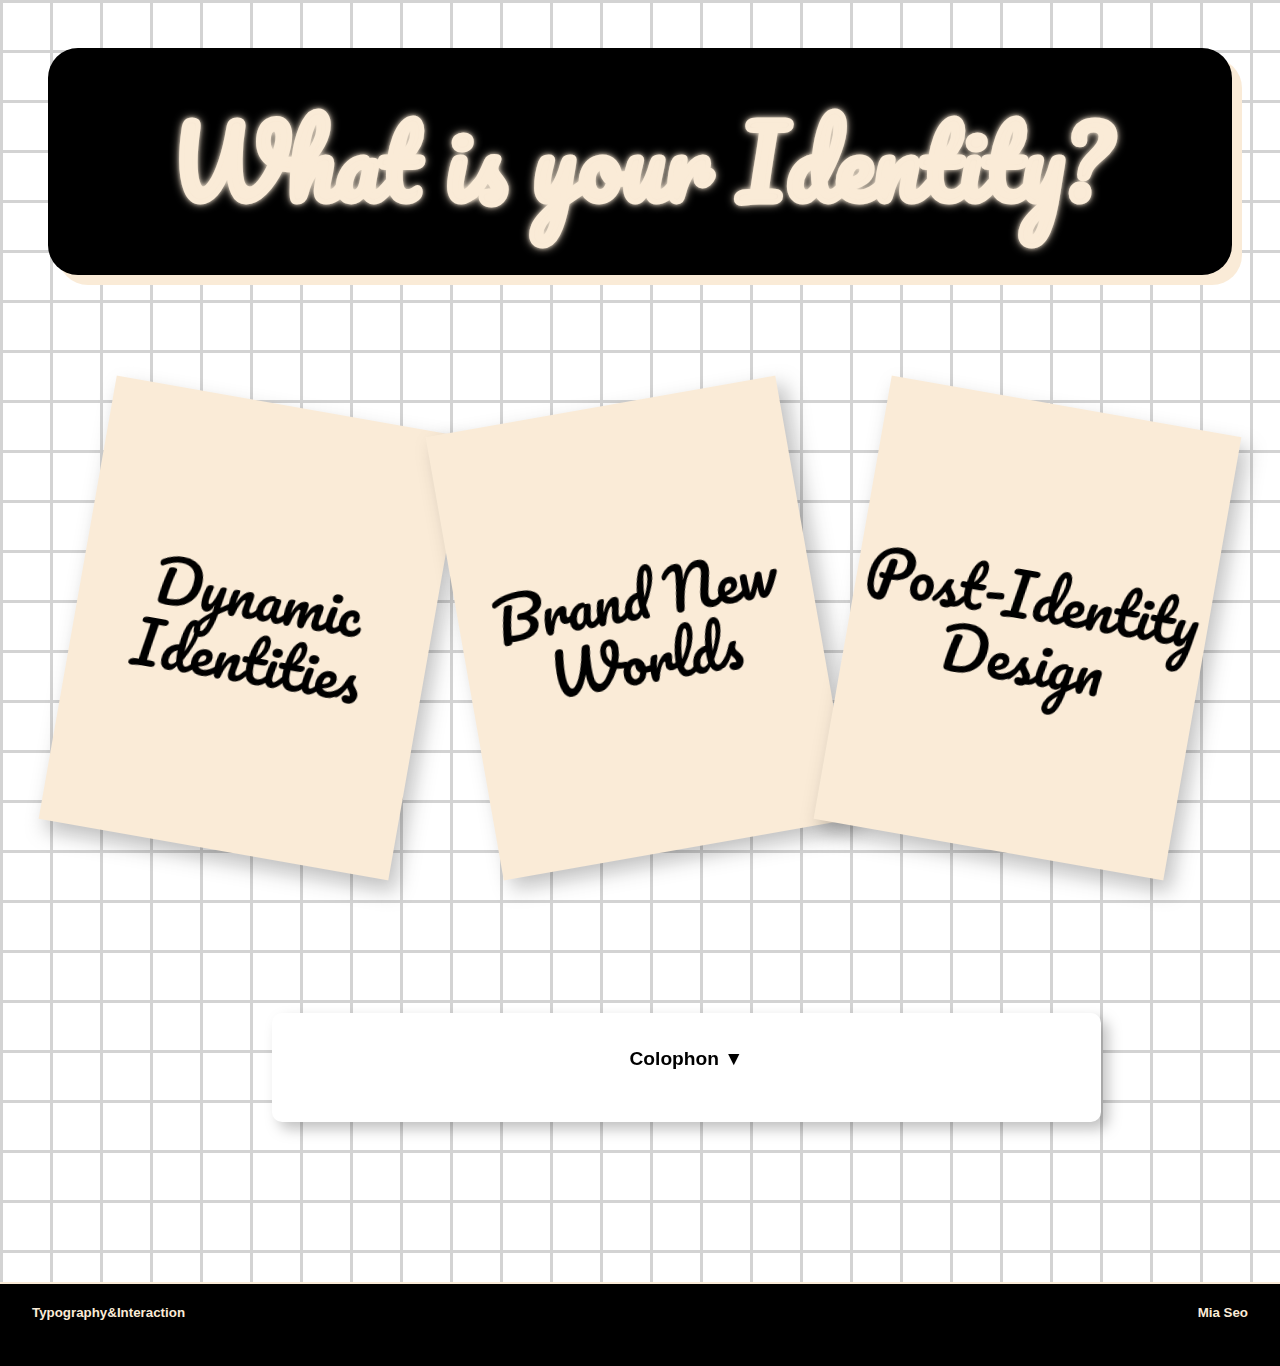
<file: index.html>
<html>
	<head>
		<title>My landing page</title>
		<meta name="viewport" content="width=device-width, initial-scale=1">
		<link href="asset/reset.css" rel="stylesheet">
		<link href="asset/common.css" rel="stylesheet">
		<link href="landing.css" rel="stylesheet">
	</head>
	<body>
<h1>What is your Identity?</h1>
 <nav>
<ul>
	
<li class="box box1">
	<a href="article-name/">
		<div class="front">Dynamic Identities</div>
	 <div class="back"> <p>The article explores dynamic identities in design, where elements like logos can change and adapt while maintaining their core identity. </p>
	 </div>
	</a>

</li>

<li class="box box2">
	<a href="second-article/">
		<div class="front">Brand New Worlds</div>
	<div class="back"> <p>The article examines how corporate rebranding shapes public perception, balancing authenticity and modern trends.</p></div>
	</a>
</li>
<li class="box box3">
	<a href="last-one/">
		<div class="front">Post-Identity Design</div>
	<div class="back"> <p>The article explores how brand identity design is being influenced by political instability and technological changes.</p></div>
	</a>
</li>
</ul>
</nav>


<div class="intro">
	<details>
	<summary span id="colophon">Colophon &#9660;</span></summary>
	<p>The three articles collectively explore the shifting nature of branding in a rapidly changing world.<span id="highlight"> Dynamic Identities</span> highlights how logos can evolve with flexible, responsive designs that incorporate various elements like color and imagery. <span id= "highlight">Brand New Worlds</span> critiques the constant reinvention of brands driven by technological and political instability. <span id="highlight">Post-Identity Design </span>discusses how modern branding must adapt to reflect societal changes, encouraging brands to embrace unpredictability and fluidity. <span id="highlight">Together</span>, they present a vision of branding as dynamic, responsive, and constantly evolving in response to external factors.</p>
</details>
	</div>

<footer>
	<p> Typography&Interaction</p>
	<p> Mia Seo</p>
</footer>
	</body>
</html>
</file>
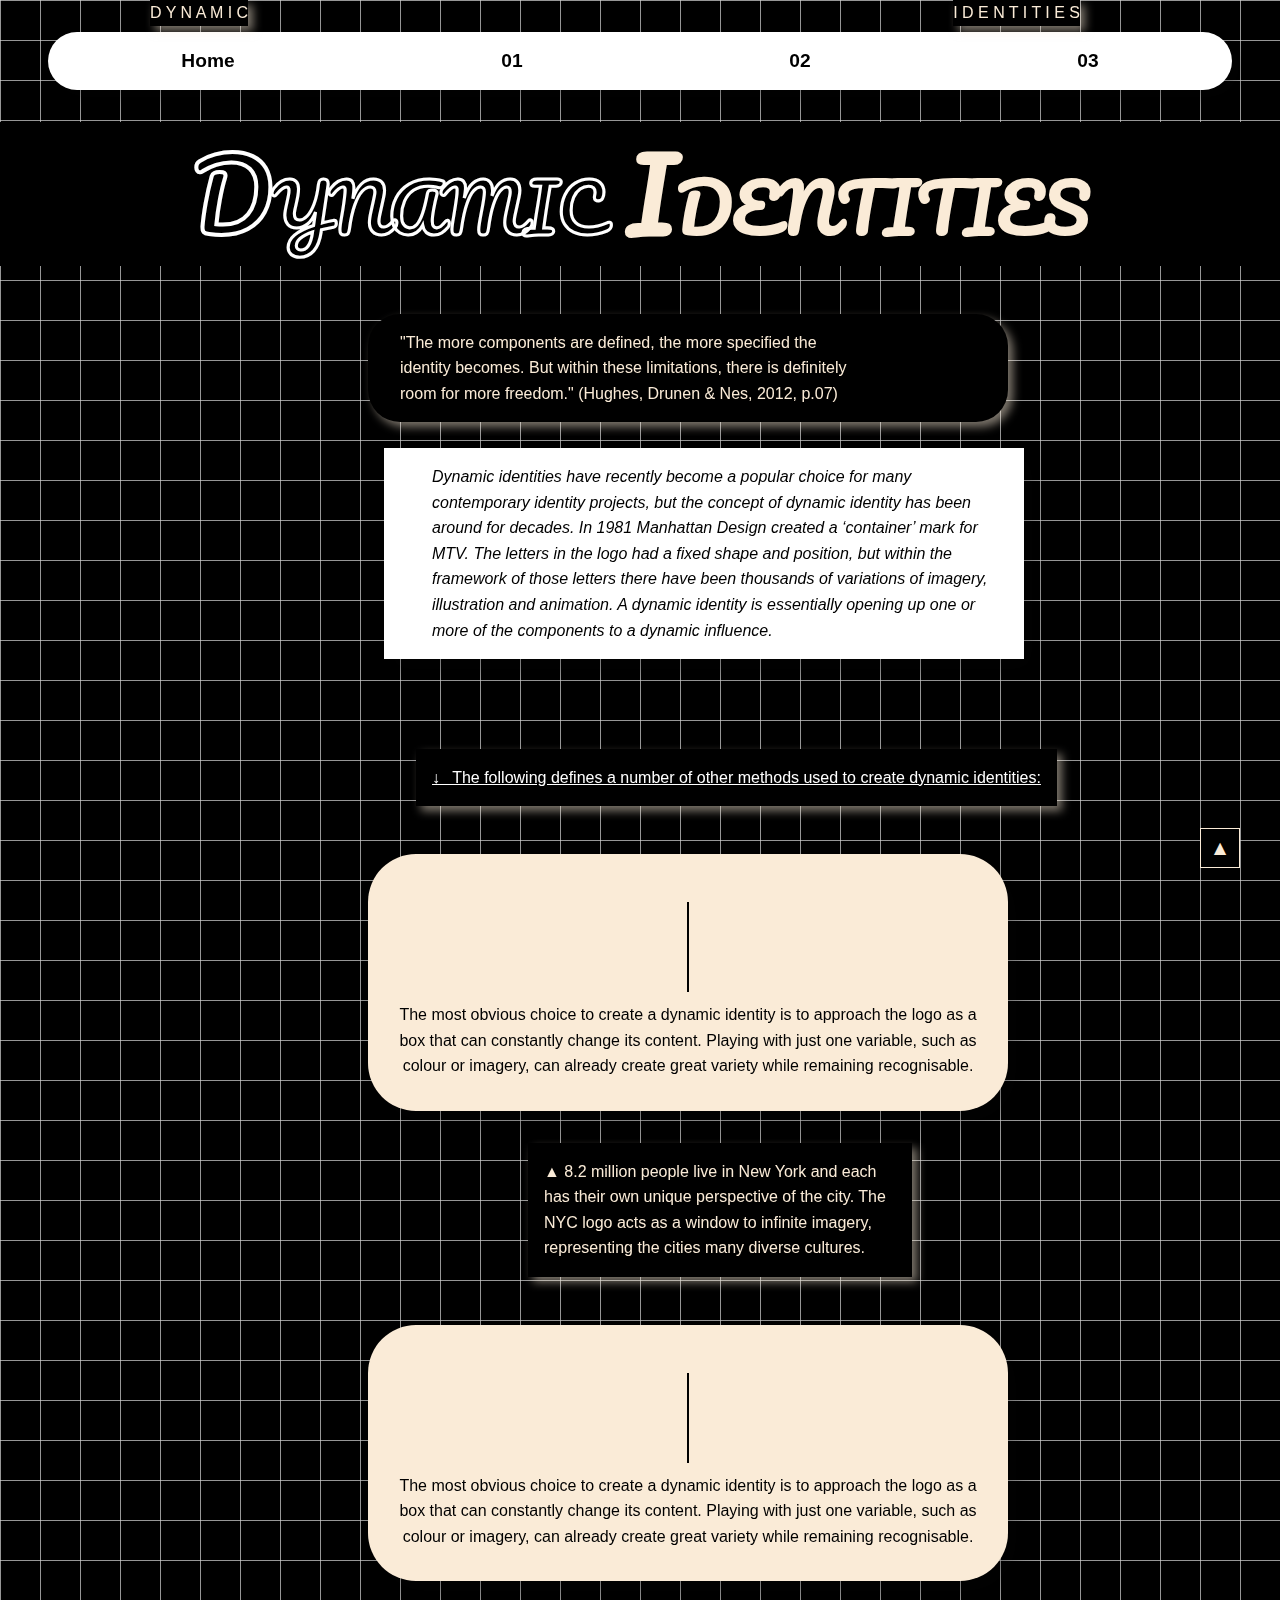
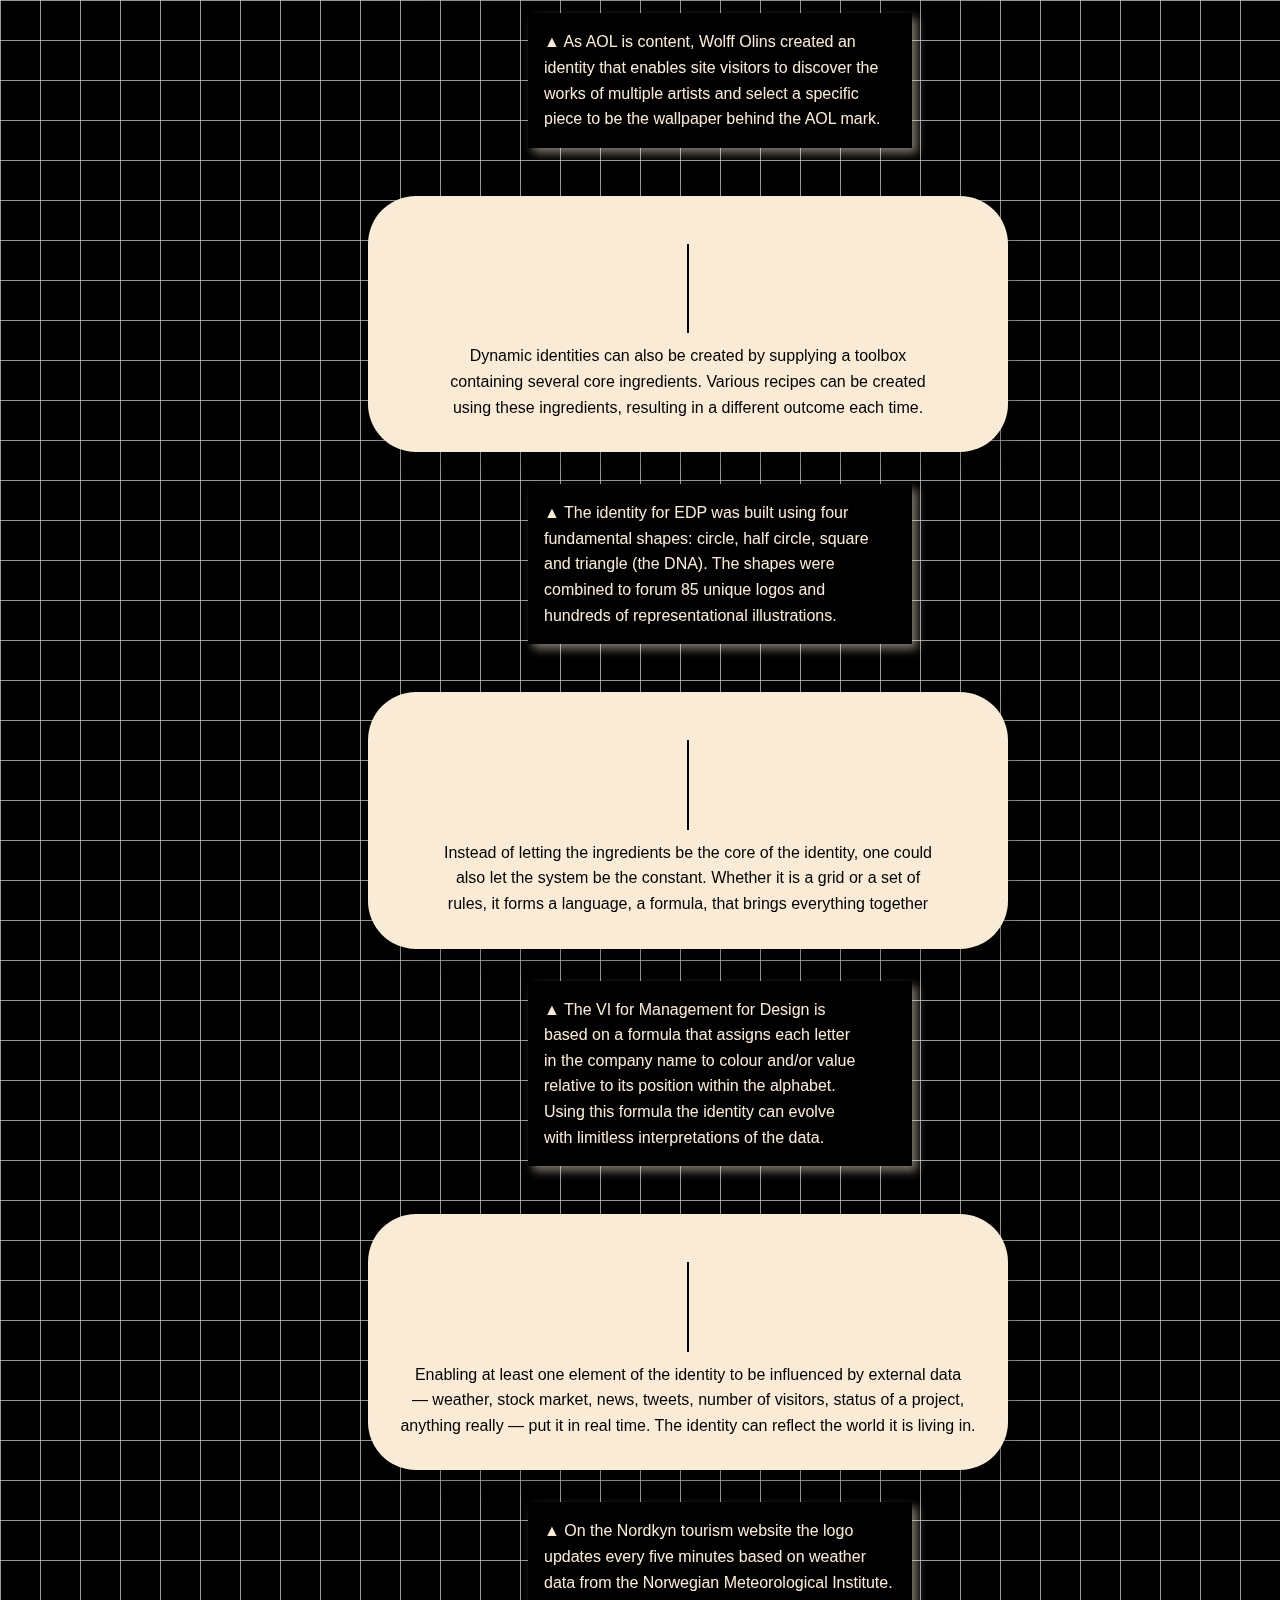
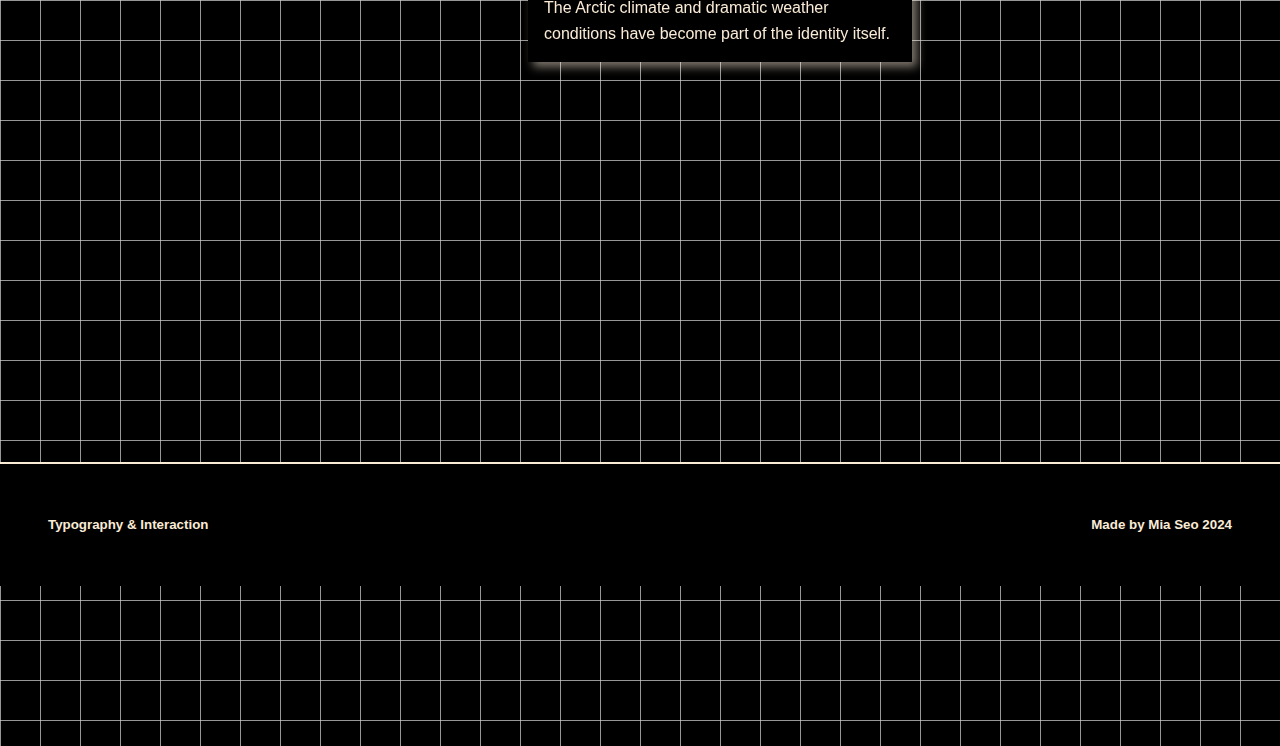
<file: article-name/index.html>
<html>
	<head>
		<title>Binding</title>
		<meta name="viewport" content="width=device-width, initial-scale=1">
		<link href="../asset/reset.css" rel="stylesheet">
		<link href="../asset/common.css" rel="stylesheet">
		<link href="style.css" rel="stylesheet">
		
	</head>
		<body>
			<nav class="navbar">
				<ul class="navlist">
					<li>
						<a href="../">Home</a>
					</li>
					<li>
						<a href="../article-name/">01</a>
					</li>
					<li>
						<a href="../second-article/">02</a>
					</li>
					<li>
						<a href="../last-one/">03</a>
					</li>
				</ul>
			</nav>

			<header>
		
			<h1><a href="https://pdtv.medium.com/dynamic-identities-85abb28fef2c"><span class="title-1">Dynamic </span><span class="title-2">
				Identities</span></a></h1>
		<div class="h1-italic">
			<p>"The more components are defined, the more specified the identity becomes. But within these limitations, there is definitely room for more freedom." (Hughes, Drunen & Nes, 2012, p.07)</p>
		</div>
		<div class="floating">
			D Y N A M I C
		</div>
		<br>
		<div class="h1-text">
			<p>Dynamic identities have recently become a popular choice for many contemporary identity projects, but the concept of dynamic identity has been around for decades. In 1981 Manhattan Design created a ‘container’ mark for MTV. The letters in the logo had a fixed shape and position, but within the framework of those letters there have been thousands of variations of imagery, illustration and animation. A dynamic identity is essentially opening up one or more of the components to a dynamic influence.
			</p>
		</div>
		<br>
		<div class="h1-text2">
		<p>
			↓&ensp; The following defines a number of other methods used to create dynamic identities:
		</p>
	</div>
	
	
			</header>

<section>		
<h2>Container</h2>
						<p>The most obvious choice to create a dynamic identity is to approach the logo as a box that can constantly change its content. Playing with just one variable, such as colour or imagery, can already create great variety while remaining recognisable.</p>
</section>
						
						<div class="text1">
					<p>
						&#9650; 8.2 million people live in New York and each has their own unique perspective of the city. The NYC logo acts as a window to infinite imagery, representing the cities many diverse cultures.
					</p>
				</div>
				<div class="floating2">
					I D E N T I T I E S
				</div>

<section>
<h2>Wallpaper</h2>
								
					<p>The most obvious choice to create a dynamic identity is to approach the logo as a box that can constantly change its content. Playing with just one variable, such as colour or imagery, can already create great variety while remaining recognisable.</p>
</section>
					<div class="text2">
							<p>&#9650; As AOL is content, Wolff Olins created an identity that enables site visitors to discover the works of multiple artists and select a specific piece to be the wallpaper behind the AOL mark.
						</p>
					</div>


<section>
<h2>DNA</h2>
								
					<p>Dynamic identities can also be created by supplying a toolbox containing several core ingredients. Various recipes can be created using these ingredients, resulting in a different outcome each time.</p>
</section>
					<div class="text3">
							<p>&#9650; The identity for EDP was built using four fundamental shapes: circle, half circle, square and triangle (the DNA). The shapes were combined to forum 85 unique logos and hundreds of representational illustrations.
								</p>
							</div>


<section>
<h2>Fomula</h2>
								
					<p>Instead of letting the ingredients be the core of the identity, one could also let the system be the constant. Whether it is a grid or a set of rules, it forms a language, a formula, that brings everything together</p>
</section>
					<div class="text4">
							<p>&#9650; The VI for Management for Design is based on a formula that assigns each letter in the company name to colour and/or value relative to its position within the alphabet. Using this formula the identity can evolve with limitless interpretations of the data.
								</p>
							</div>


<section>
<h2>Generative</h2>
								
					<p>Enabling at least one element of the identity to be influenced by external data — weather, stock market, news, tweets, number of visitors, status of a project, anything really — put it in real time. The identity can reflect the world it is living in.</p>
</section>	
					<div class="text5">
							<p> &#9650; On the Nordkyn tourism website the logo updates every five minutes based on weather data from the Norwegian Meteorological Institute. The Arctic climate and dramatic weather conditions have become part of the identity itself.
								</p>
							</div>

<footer>
	<p> Typography & Interaction </p>
	<p>   Made by Mia Seo 2024</p>
	<a href="#" class="go-top"> &#9650; </a>
</footer>

		</body>
	
</html>
</file>
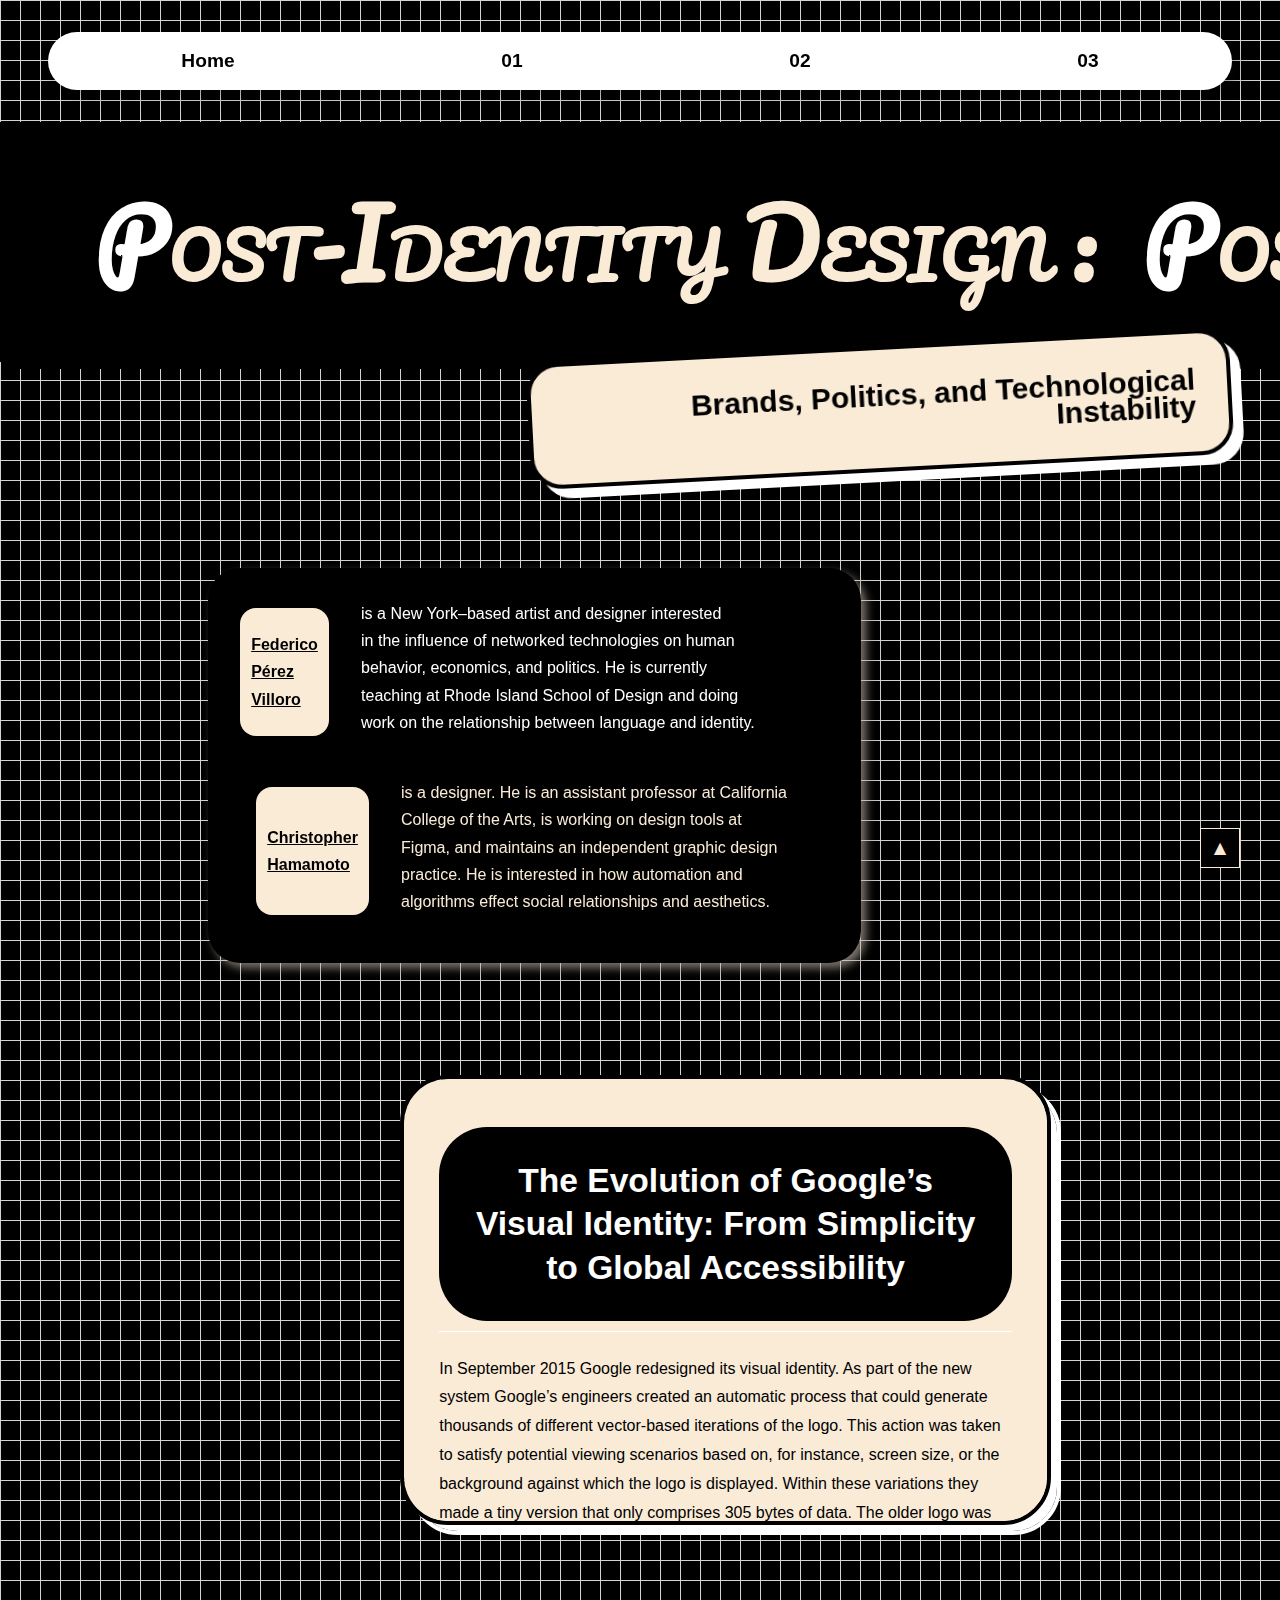
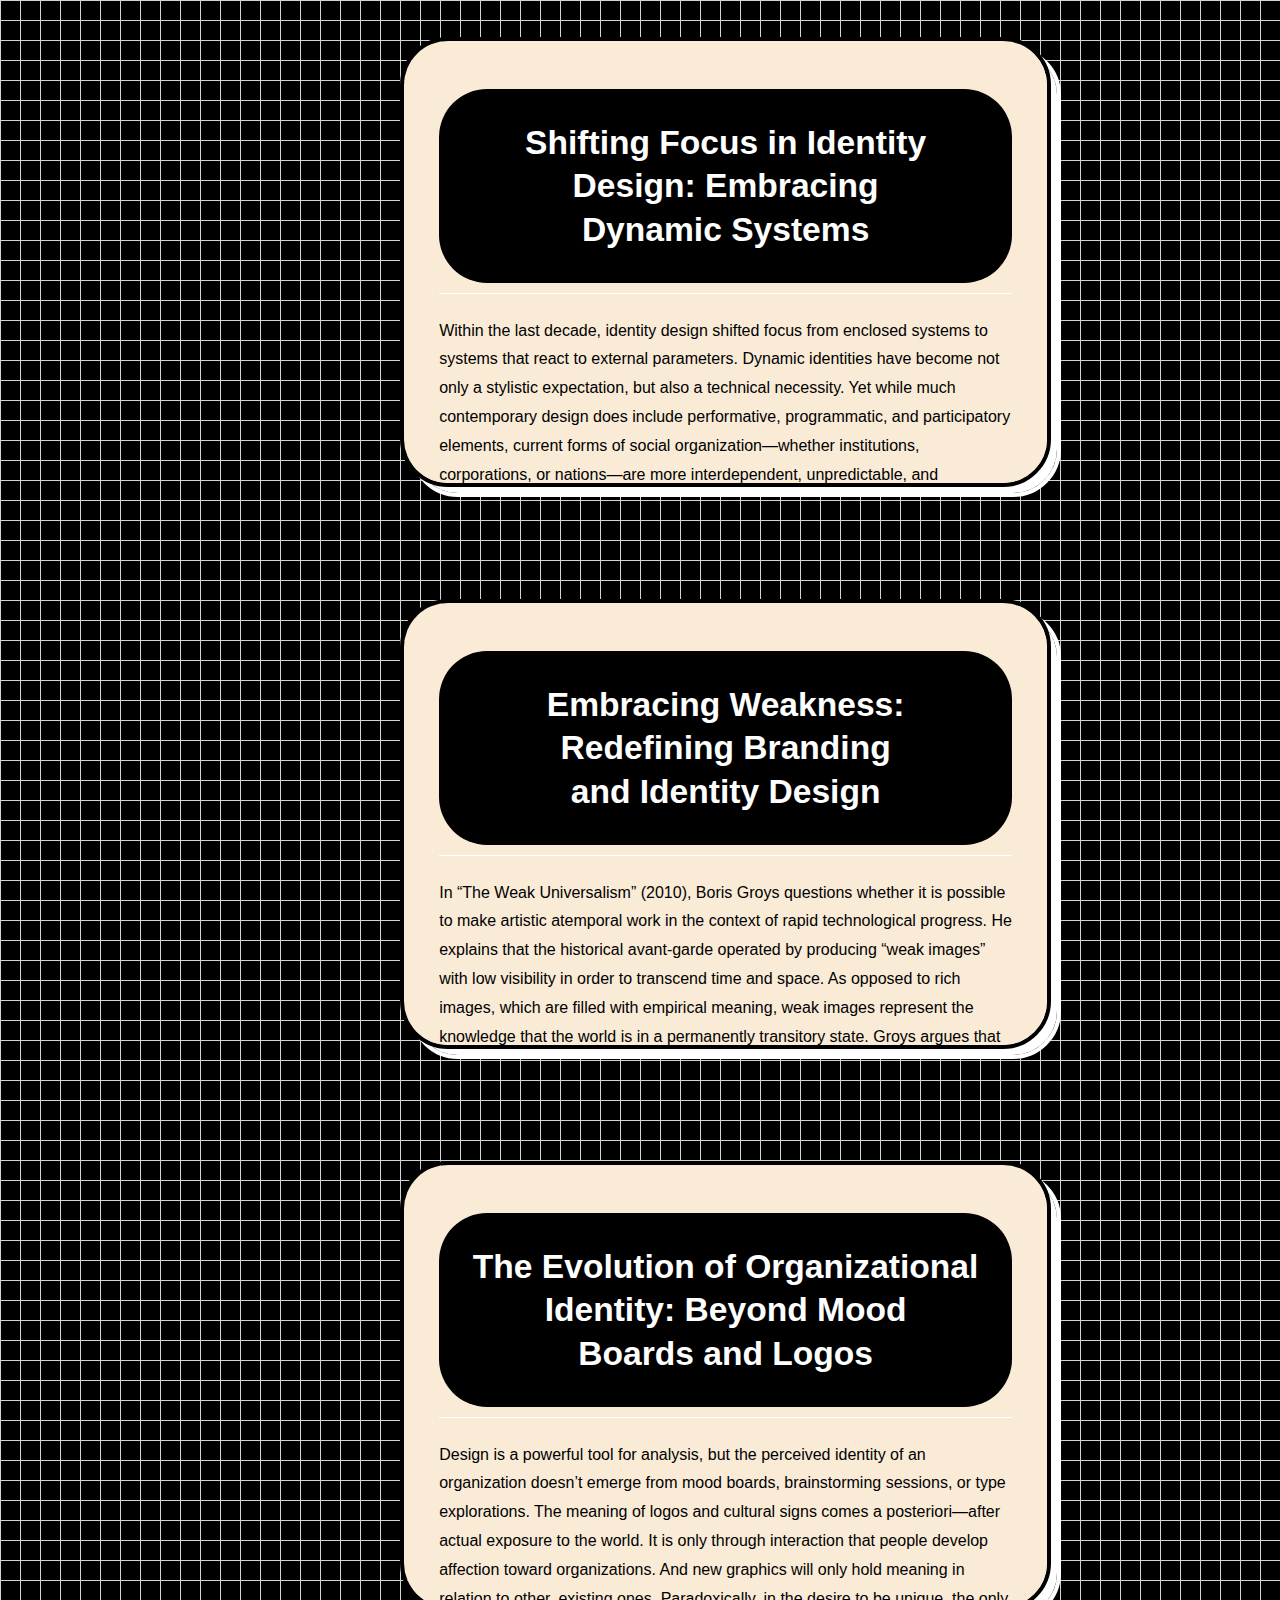
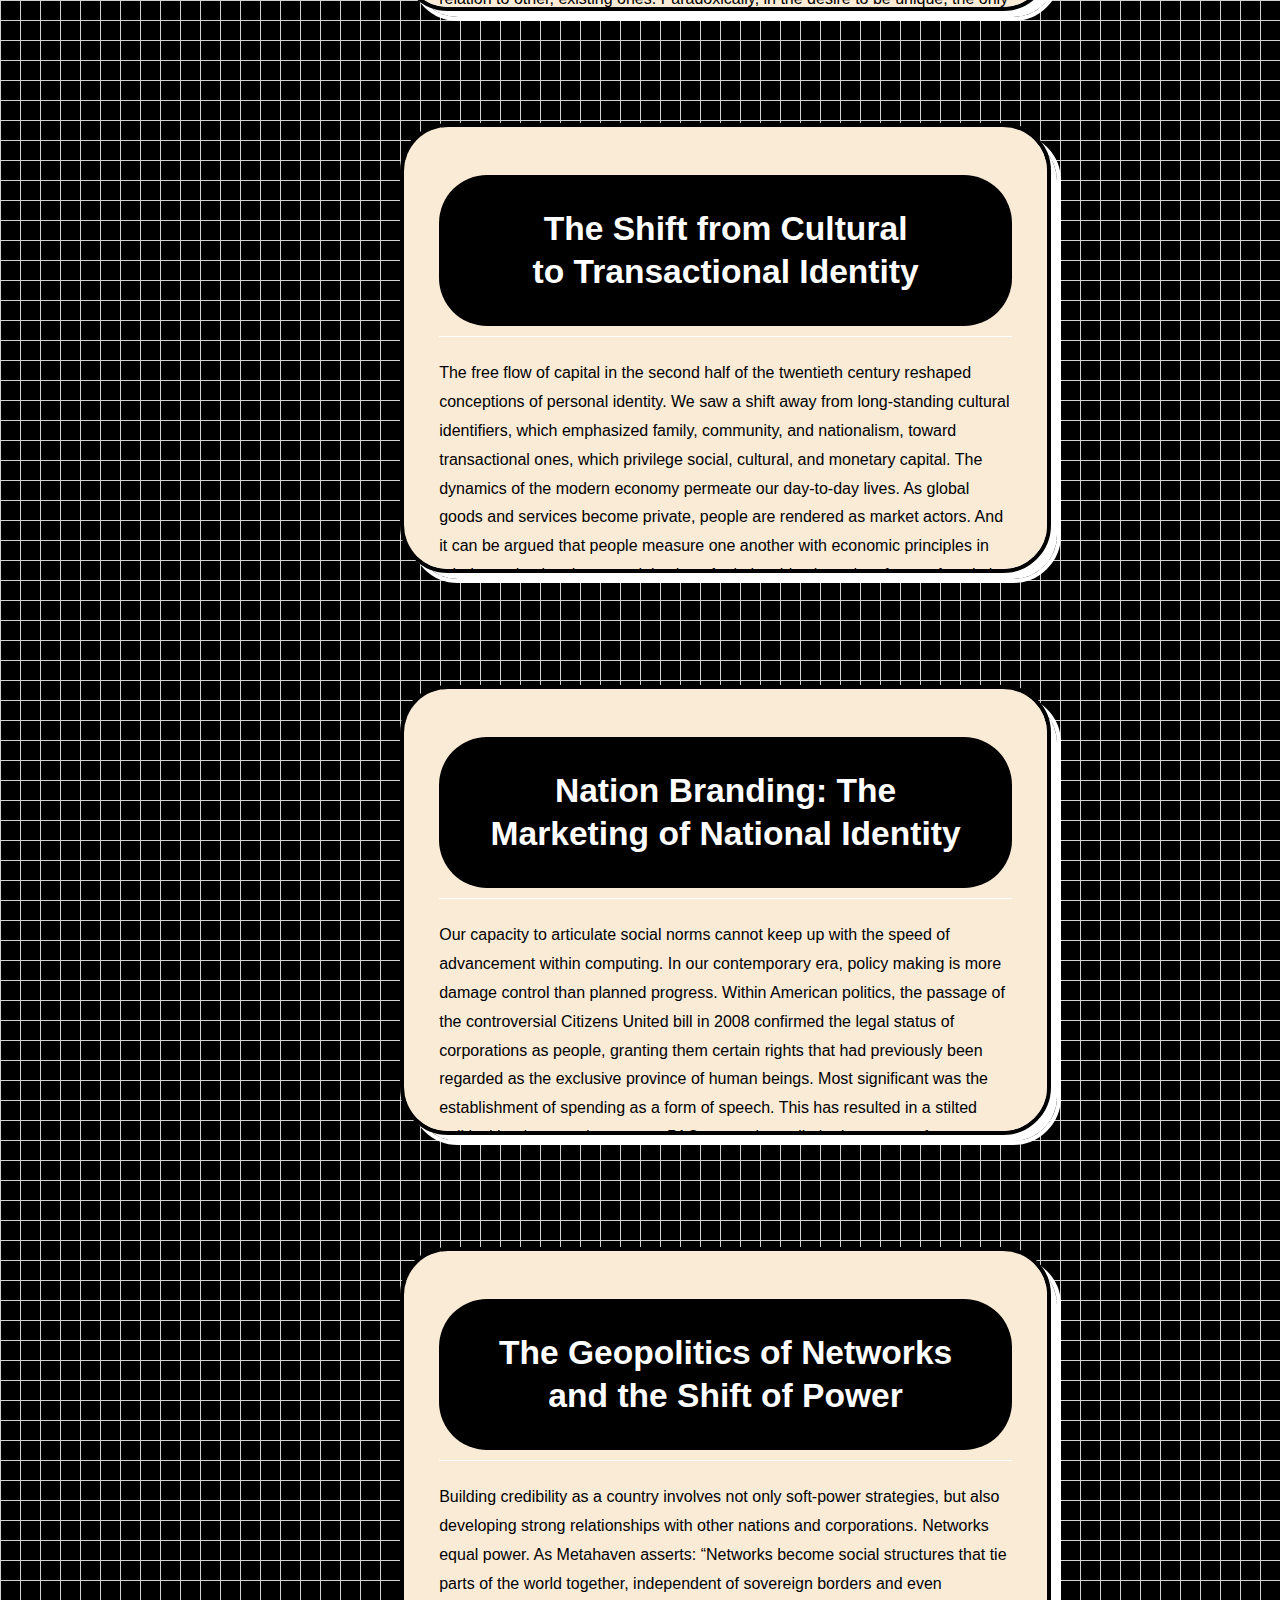
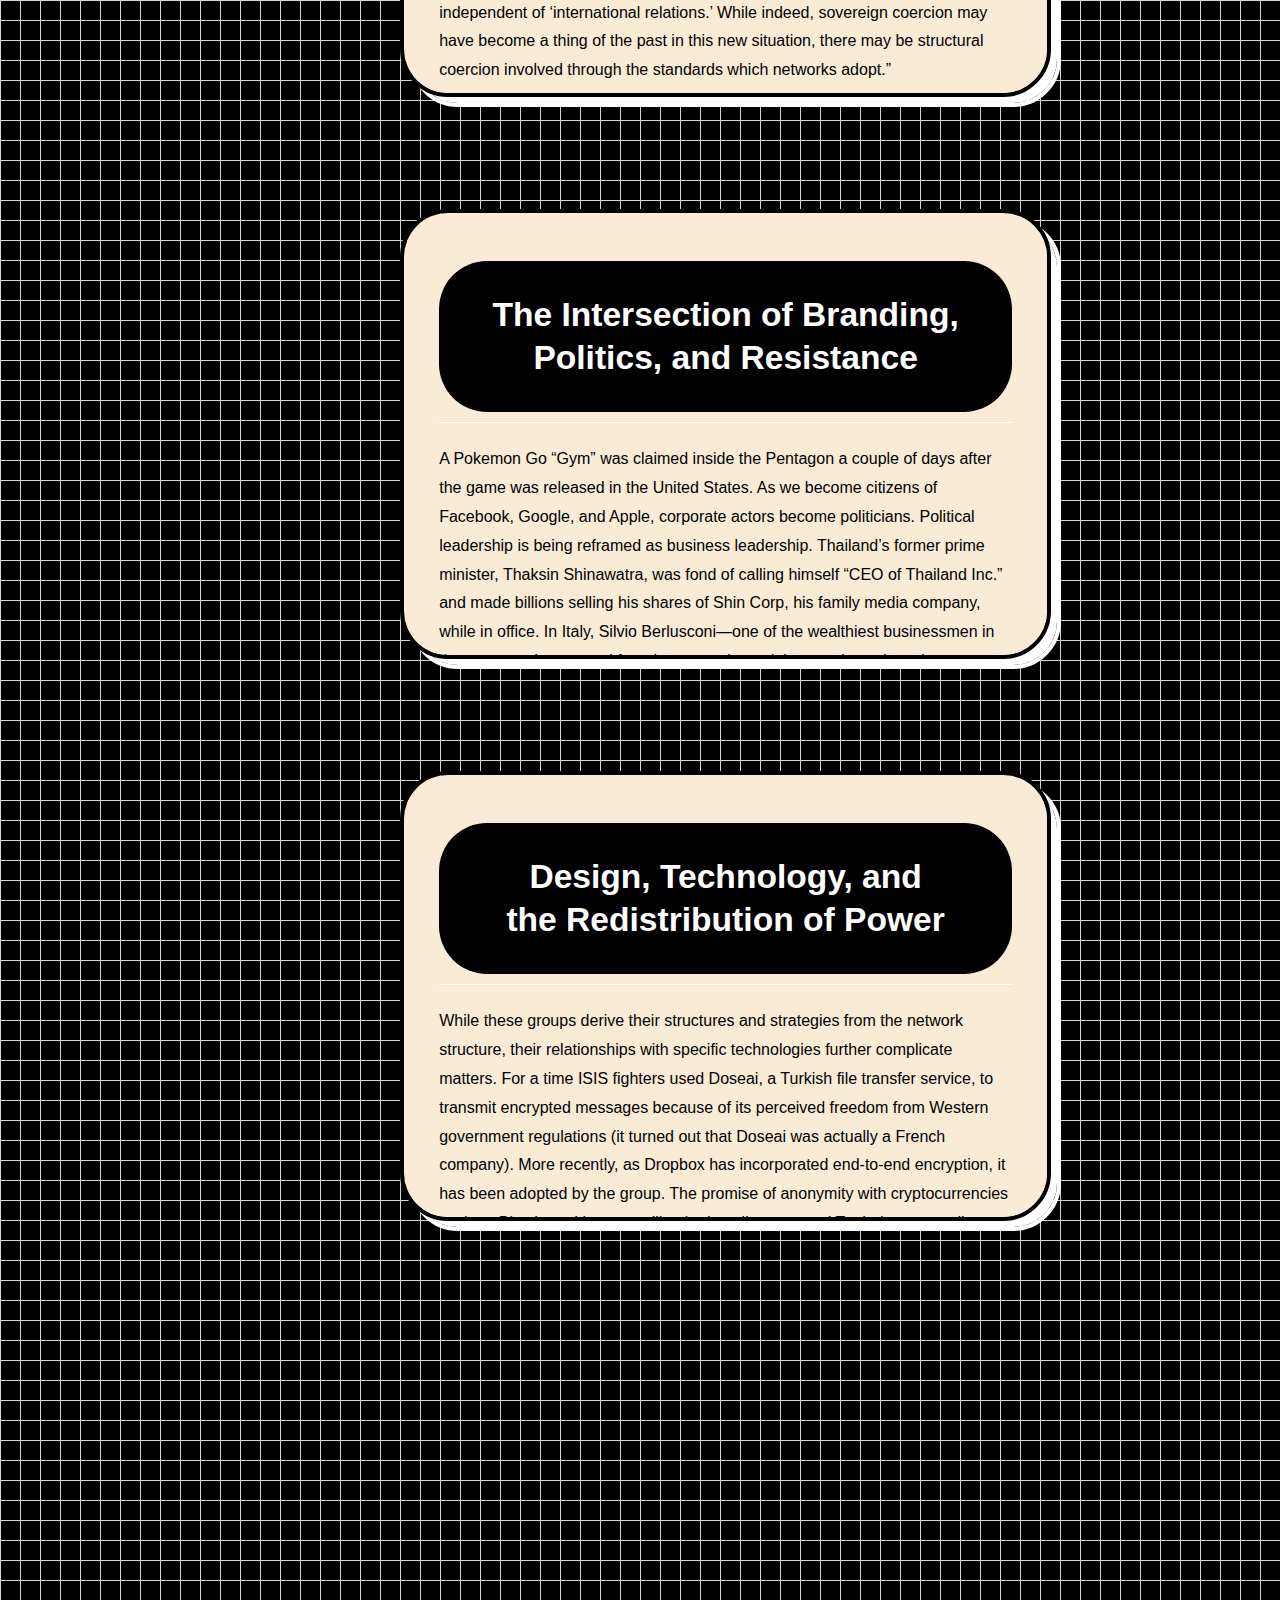
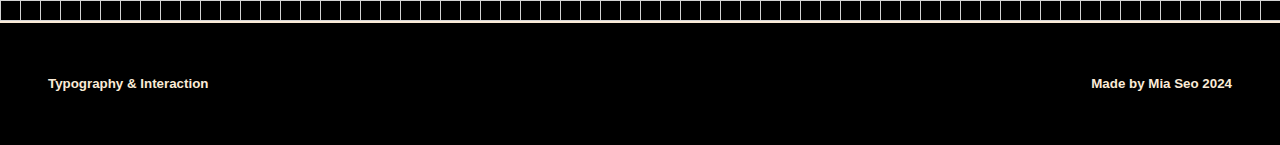
<file: last-one/index.html>
<html>
	<head>
		<title>Binding</title>
		<meta name="viewport" content="width=device-width, initial-scale=1">
		<link href="../asset/reset.css" rel="stylesheet">
		<link href="../asset/common.css" rel="stylesheet">
		<link href="style.css" rel="stylesheet">

		
		</head>
		<body>
			<nav class="navbar">
				<ul class="navlist">
					<li>
						<a href="../">Home</a>
					</li>
					<li>
						<a href="../article-name/">01</a>
					</li>
					<li>
						<a href="../second-article/">02</a>
					</li>
					<li>
						<a href="../last-one/">03</a>
					</li>
				</ul>
			</nav>

			<header>
		
			<h1><a href="https://walkerart.org/magazine/post-identity-design-brands-politics-and-technological-instability"><span class="mobilespan">Post-Identity Design :</span>&nbsp;&nbsp;<span class="deskspan">Post-Identity Design :</span>
				&nbsp;&nbsp;<span class="deskspan">Post-Identity Design :</span></a></h1>
			<h2 class="subh1">Brands, Politics, and Technological Instability</h2>
		<div class=" h1box">
			<div class="h1-italic">
			<p><span class="h1name">Federico Pérez Villoro</span> is a New York–based artist and designer interested in the influence of networked technologies on human behavior, economics, and politics. He is currently teaching at Rhode Island School of Design and doing work on the relationship between language and identity.</p>
		
		<wbr>
		<div class="h1-italic2">
				<p>
					<span class="h1name">Christopher Hamamoto</span> is a designer. He is an assistant professor at California College of the Arts, is working on design tools at Figma, and maintains an independent graphic design practice. He is interested in how automation and algorithms effect social relationships and aesthetics. </p>
				</div>
				</div>
		
		<wbr>
		<div class="h1-text">
		</p>The pair wrote the following essay as research for “Debranding and Post-Identity Design,” an MFA studio course they designed and taught together at California College of the Arts in Fall 2016.</p>
			
		</div>
	</div>
	<div class="scrolldown">scroll down &#9654;</div>
	
			</header>
			

<section>	
	<div class="sd">&darr; scroll down</div>
<h2>  The Evolution of Google’s Visual Identity: From Simplicity to Global Accessibility </h2>
<div class="line"></div>
						<p>In September 2015 Google redesigned its visual identity. As part of the new system Google’s engineers created an automatic process that could generate thousands of different vector-based iterations of the logo. This action was taken to satisfy potential viewing scenarios based on, for instance, screen size, or the background against which the logo is displayed. Within these variations they made a tiny version that only comprises 305 bytes of data. The older logo was formally more complex and its smallest version was approximately 14,000 bytes; this relatively larger file size prompted the adoption of a text-based variation as a workaround for weak Internet connections, a compromise that allowed room for inconsistencies if the proper fonts weren’t available on the user’s end.
						</p>
						<wbr>	
						<p>The relative simplicity of the new logo, then, was about more than just the formal, aesthetic qualities of the mark. A major part of it was about the desire for pixel-perfect efficiency and cross-platform accessibility—the need to accommodate the thousands of possible scenarios triggered by computers accessing the logo. As users embrace diverse communication devices, visual consistency has become very difficult for brands to maintain. Google’s new 305-byte logo instigated discussions online and motivated skeptical compression specialists and aficionados to research different ways to generate the graphic while maintaining its extremely small size. The process of re-creating the logo outlined on blogs—explaining its elemental geometry, with its few circles and lines—is an interesting narrative. One wonders how small another logo with more anchor points could get. And how this logic of design for mass dissemination driven by data constraints could transfer to other brands, and to our broader contemporary visual culture.</p>
						<wbr>
						<p>In the new identity announcement, Google articulated the need to have such a small logo for “broader distribution,” explaining that “consistency has a tremendous impact when you consider our goal of making Google more accessible and useful to users around the world, including the next billion.”2 By “the next billion” they meant Southeast Asia, where Google recently established an engineering team to help improve online connectivity in the region. Internet access is certainly beneficial, but we cannot forget that Google is a business that grows as the Internet expands. Furthermore, we need to analyze these actions beyond the corporate sphere and within a political perspective, since developments in technology are blurring distinctions between private and public entities and driving complex shifts in notions of agency and power.</p>
						<wbr>
						<p>This essay is an effort to investigate the changing landscape where visual identity operates. It explores an alternative perspective, within and beyond graphic design, to the capital-oriented purposes of branding and the absolutist logic of design itself. Not only does identity design remain bound to old ideologies that have become obsolete in our technologically evolving world, but it also reinforces the economic hegemonies that have led to the political instabilities we see today. Information platforms are altering traditional forms of governance, as state and non-state powers embrace surveillance, digital propaganda, and globally distributed data networks as their own brand strategies. Yet there is room for optimism that these technologies might also enable pluralistic information systems and decentralized forms of power.
						</p>
						<wbr>
						<p>This essay is an effort to investigate the changing landscape where visual identity operates. It explores an alternative perspective, within and beyond graphic design, to the capital-oriented purposes of branding and the absolutist logic of design itself. Not only does identity design remain bound to old ideologies that have become obsolete in our technologically evolving world, but it also reinforces the economic hegemonies that have led to the political instabilities we see today. Information platforms are altering traditional forms of governance, as state and non-state powers embrace surveillance, digital propaganda, and globally distributed data networks as their own brand strategies. Yet there is room for optimism that these technologies might also enable pluralistic information systems and decentralized forms of power.
						</p>
						<wbr>
						<p>The principles of much twentieth-century modern art and design involved the development of a universal visual language. Through notions such as simplification, abstraction, consistency, and differentiation, artists and designers aimed to communicate through form-making regardless of the connection between signs and their contexts. After World War II, many artistic movements aimed to develop a sort of graphic grammar charged with inherent meaning. Looking for clarity and objectivity in visuals, these approaches sought to contribute to postwar order and to improve international relationships. The transition to a neoliberal society, however, brought new complexity to industries, and accelerated technology in remarkable ways. With the rise of the Internet and desktop computing, design tools became ubiquitous, opening up the study of the contextual and relational dimensions of the discipline. As Andrew Blauvelt writes, design today “explores its effects on users, its pragmatic and programmatic constraints, its rhetorical impact, and its ability to facilitate social interactions.”
						</p>
						
					</section>

					<section>
						<div class="sd">&darr; scroll down</div>
						<h2> Shifting Focus in Identity Design: Embracing Dynamic Systems</h2>
						<div class="line"></div>
					<p>Within the last decade, identity design shifted focus from enclosed systems to systems that react to external parameters. Dynamic identities have become not only a stylistic expectation, but also a technical necessity. Yet while much contemporary design does include performative, programmatic, and participatory elements, current forms of social organization—whether institutions, corporations, or nations—are more interdependent, unpredictable, and indeterminate than ever. And contemporary visual systems are proving incapable of communicating such levels of intricacy, persisting in their unrealistic usage of restricted sets of visual forms. We tend to think about new approaches in design as expansions of the field, but we could also understand them as recalibrations following a loss of control over the continuum from form, to content, to context.
					</p>
					<wbr>
					<p>We mainly engage with services and products through third-party vocabularies, in tweets and hyperlinks. Uber is Lyft and a Toyota Prius; MoMA’s mark is textable; McDonald’s is filled with Pokemon. Corporations are nesting within one another. Platforms like Apple News or AMP aggregate information from diverse sources yet distill their graphics to present feeds within their own template logics. This presents a whole new set of relationships toward information and among companies, as platforms subsume and dictate other brands’ signifiers. Furthermore, technology companies become parasitical—able to embed themselves within other entities’ visual systems. Using the New York Times website as an example, Facebook and Twitter are featured more prominently and with more repetition than the New York Times itself.
					</p>
					<wbr>
					<p>We mainly engage with services and products through third-party vocabularies, in tweets and hyperlinks. Uber is Lyft and a Toyota Prius; MoMA’s mark is textable; McDonald’s is filled with Pokemon. Corporations are nesting within one another. Platforms like Apple News or AMP aggregate information from diverse sources yet distill their graphics to present feeds within their own template logics. This presents a whole new set of relationships toward information and among companies, as platforms subsume and dictate other brands’ signifiers. Furthermore, technology companies become parasitical—able to embed themselves within other entities’ visual systems. Using the New York Times website as an example, Facebook and Twitter are featured more prominently and with more repetition than the New York Times itself.
					</p>
					<wbr>
					<p>Technology is increasingly dictating how we interact with companies. Yet current platforms of communication are highly unstable environments, and designs easily become obsolete as platforms mutate or disappear. Contemporary visual culture is subject to unpredictable variables, ranging from screen resolution to color calibration, browser settings, software updates, file formats, programming languages, distortions caused by malware, and malfunctions and misuses in computing. The haze manifests itself in (and is determined by) the peculiar and the global, from the struggle of customizing an email signature or the typesetting limitations of iOS, to cultural idiosyncrasies and technological accessibility across entire countries.
					</p>
	
</section>



<section>
	<div class="sd">&darr; scroll down</div>
	<h2> Embracing Weakness: Redefining Branding and Identity Design</h2>
	<div class="line"></div>
									
					<p>In “The Weak Universalism” (2010), Boris Groys questions whether it is possible to make artistic atemporal work in the context of rapid technological progress. He explains that the historical avant-garde operated by producing “weak images” with low visibility in order to transcend time and space. As opposed to rich images, which are filled with empirical meaning, weak images represent the knowledge that the world is in a permanently transitory state. Groys argues that the status quo of our time is change, and that since the goal of art is to counter the status quo, art should escape change.4 Yet the act of challenging the status quo as an artistic action has itself become predictable. Therefore, paradoxically, to challenge the status quo could also be not to do so: not to escape change, but to embrace it.
					</p>
					<wbr>
					<p>The reductive nature of branding is in part rooted in the limitations of older reproduction technologies. Yet current communication platforms are becoming more flexible. Screens and interfaces are multidimensional as layers, windows, and storing features that allow users to travel data sets over time. Identity design systems can incorporate such plasticity and manifest multiple formal, conceptual, and contextual expressions simultaneously. Design has the potential to reflect the complexity of the world, instead of filtering it through distillation strategies. While doing so designers can embrace weakness, not necessarily as reductive formal gestures but by using signs whose meaning is in constant flux. Images can be visually simple or complex, but weak in the cultural and historical associations they carry. Rather than atemporality, weakness within design can aim for immediacy and impermanence.
					</p>
					<wbr>
					<p>Identity design principles were founded on the notion of a universal language, but within a neoliberal framework, inequality becomes normative. If the goal of modern design was to communicate across boundaries, corporate design is by nature exclusionary. Brands now are the visual articulation of intellectual property as a form of currency. Given the networked conditions of economies of scale, the origins of products have blurred, and copies have multiplied. As objects and services increase in similarity, the more valuable it is to be perceived as unique. Thus the need for companies to develop and manage identifiers that distinguish them from competitors. The value of commodities lies not on their tangible dimension and potential to satisfy actual needs, but in the signifiers that make them desirable to consumers.
					</p>
					<wbr>
					<p>Identity design principles were founded on the notion of a universal language, but within a neoliberal framework, inequality becomes normative. If the goal of modern design was to communicate across boundaries, corporate design is by nature exclusionary. Brands now are the visual articulation of intellectual property as a form of currency. Given the networked conditions of economies of scale, the origins of products have blurred, and copies have multiplied. As objects and services increase in similarity, the more valuable it is to be perceived as unique. Thus the need for companies to develop and manage identifiers that distinguish them from competitors. The value of commodities lies not on their tangible dimension and potential to satisfy actual needs, but in the signifiers that make them desirable to consumers.
					</p>

	</section>



	

			<section>
				<div class="sd">&darr; scroll down</div>
				<h2> The Evolution of Organizational Identity: Beyond Mood Boards and Logos
				</h2>
				<div class="line"></div>
					<p>Design is a powerful tool for analysis, but the perceived identity of an organization doesn’t emerge from mood boards, brainstorming sessions, or type explorations. The meaning of logos and cultural signs comes a posteriori—after actual exposure to the world. It is only through interaction that people develop affection toward organizations. And new graphics will only hold meaning in relation to other, existing ones. Paradoxically, in the desire to be unique, the only strategy to express identity seems to be by association: by deliberately differentiating the organization from those it wants to be different from and imitating those it wants to be like.
					The value of brands is such that many companies keep tight control over their trademarks, copyrights, and patents even as they outsource production and distribution. However, the speed of the networked ecosystem of manufacturing seems to be outpacing traditional patenting processes. Take for instance hoverboards, where a dispute over the product’s intellectual property allowed small companies around the world to quickly work with white-label manufacturers in China to import and sell almost-identical products under their own names. The off-brand vehicle embodies the dissolution of identity design. Opposite to the genericized trademark effect of products such as Aspirin or Kleenex, the “hoverboard” descriptive name-in-use emerges from memetic patterns rather than strategic pursuits. As consumers disconnect from particular brands, a video of Justin Bieber riding a knockoff hoverboard goes viral.
					</p>
					<wbr>
					<p>The premature nature of design that we have been describing imposes limited reads over multiple possible brand manifestations and forgets the evolution of organizations and their contexts. We need to think about identity in terms of flexibility and avoid preconditioning entities to fixed visual attributes. Identity design requires approaches that go beyond the logic of corporate legitimization, and that are able to recognize and cast nuanced experiences in relation to the organization they represent. In doing so, designers can more actively address their involvement within capitalism and, if interested in claiming spaces for change, engage in reshaping such relationships.
					</p>
					<wbr>
					<p>Design can operate from a position of uncertainty, and projects can act as indeterminate propositions rather than affirmative statements. Uncertainty can be used to generate critical work, and an ongoing sense of doubt that constantly questions the project’s outcomes. Embracing uncertainty might be not only an ethical decision, but a necessary one. As we continue to incorporate technologies into our knowledge production systems, new forms of cognition are being introduced to our conceptual landscape. Complex algorithms and pattern recognition are challenging our capacity for abstraction. We need to reevaluate our capacity for knowing, understanding, representing, and communicating.
					</p>
					<wbr>
					<p>Traditionally, branding metaphors have related to human qualities, a common practice being to identify the core personality traits, values, and overall “voice” of a company. In the recent past, this tendency has become simultaneously validated and challenged prominently in three scenarios: the capitalization of individuals’ identities by business and advertising, the dehumanization of economic models through the adoption of computer systems, and political actions that grant corporations human rights.
					</p>
							
				</section>

						<section>
						<div class="sd">&darr; scroll down</div>
						<h2>The Shift from Cultural to Transactional Identity</h2>
						<div class="line"></div>
						<p>The free flow of capital in the second half of the twentieth century reshaped conceptions of personal identity. We saw a shift away from long-standing cultural identifiers, which emphasized family, community, and nationalism, toward transactional ones, which privilege social, cultural, and monetary capital. The dynamics of the modern economy permeate our day-to-day lives. As global goods and services become private, people are rendered as market actors. And it can be argued that people measure one another with economic principles in mind—evaluating the potential value of relationships based on forms of capital.
						</p>
						<wbr>
						<p>Wealth is not determined by productive and tangible assets, but by hypothetical financial value. In this scenario, individuals are literally “worth” money based on speculative qualities. All our activities, even those seemingly unrelated to profit seeking, are seen as investments and opportunities to catalyze social capital. Picture taking has become PR. Exercise routines have become SoulCycle. As Wendy Brown writes: “Whether through social media ‘followers,’ ‘likes,’ and ‘retweets,’ or through rankings and ratings for every activity and domain, or through more directly monetized practices, the pursuit of education, training, leisure, reproduction, consumption, and more are increasingly configured as strategic decisions and practices related to enhancing the self’s future value.”
						</p>
						<wbr>
						<p>a camera filter that makes users look like Steve Jobs.
							In the financial sector, the adoption of computer-driven trading systems created new modes of economic exchange. Computer trading that uses algorithmic processes for stock exchanges and other commodities has now surpassed the human capacity for such actions. Internet connectivity and the rapidity at which data transfers can be completed has become the competitive edge in finance. Our planet’s topography has been reconfigured in order to lay fiber optic cable along the most efficient routes. An example of this is the 580-mile trench dug between Chicago and New York to speed up stock trading across the country. And while large swaths of land get appropriated for data hubs, the ocean and the sky become the next frontiers for cloud storage. 
						</p>
						<wbr>
						<p>These infrastructures are constructed in ways that are isolating to humans but beneficial to machines, for instance eschewing windows to reduce server cooling costs, or reducing the height of floors to fit the maximum number of servers within a building. As humans become economized and the economy dehumanized, branding practices insist on applying human traits to commercial actors that are fundamentally nonhuman… while it may not be seen by many humans, Google color-codes its data centers hardware with their brand colors.
						</p>
							</section>
							
			

						<section>
						<div class="sd">&darr; scroll down</div>
						<h2>Nation Branding: The Marketing of National Identity</h2>
						<div class="line"></div>
						<p>Our capacity to articulate social norms cannot keep up with the speed of advancement within computing. In our contemporary era, policy making is more damage control than planned progress. Within American politics, the passage of the controversial Citizens United bill in 2008 confirmed the legal status of corporations as people, granting them certain rights that had previously been regarded as the exclusive province of human beings. Most significant was the establishment of spending as a form of speech. This has resulted in a stilted political landscape where super PACs can raise unlimited amounts of money on a campaign’s behalf, extending and deepening the influence of money in politics. And Citizens United is just one instance in a several-decades-long trend involving impactful expressions of corporate power within citizenship. 
						</p>
						<wbr>																	
						<p>President Bill Clinton’s “welfare to work” initiatives (ending welfare as an entitlement) and the increasing reliance on free-market agents that followed has entrenched financial systems as powerful actors in worldwide politics. This has caused a backlash against government workers and pensions, and resulted in the deregulation of social systems in favor of free-market solutions. An emboldened financial sector and accelerated technological reliance culminated in the 2008 financial collapse—the result of unfettered confidence in trading algorithms and little government oversight—after which the federal government “bailed out” the banking system by paying off its debts. The computer-economic machine has become too big to fail.
						</p>
						<wbr>
						<p>As the tactics of branding are widely embraced for corporations, and increasingly individuals as well, even countries have begun to define their identities in marketable terms. Nation branding has become a fertile field for design and advertising agencies around the world. It is common to see symposiums on the topic, and industry experts such as FutureBrand rank the “world’s leading country brands.” The manipulation of reality through persuasion has become a celebrated state practice. For instance, South Korea’s brand was developed by the Presidential Council on Nation Branding Korea, a governmental authority established by an executive order by Park Geun-hye, the now-impeached president. A study developed in 2012 by the council and Samsung ranked the country above the OECD average.
						</p>
						<wbr>
						<p>The report backed its findings with parameters that included numbers of clicks and likes online: it went as far as mentioning Psy’s “Gangnam Style” video as being the world’s most watched on YouTube. Such a simplistic representation of South Korea’s complex social systems raises questions of credibility and enforces cultural stereotypes. In some ways it is not far from North Korea’s poorly Photoshopped propaganda images that circulate online.
						</p>
						
						</section>

					

						<section>
						<div class="sd">&darr; scroll down</div>
						<h2>The Geopolitics of Networks and the Shift of Power</h2>
						<div class="line"></div>
						<p>Building credibility as a country involves not only soft-power strategies, but also developing strong relationships with other nations and corporations. Networks equal power. As Metahaven asserts: “Networks become social structures that tie parts of the world together, independent of sovereign borders and even independent of ‘international relations.’ While indeed, sovereign coercion may have become a thing of the past in this new situation, there may be structural coercion involved through the standards which networks adopt.”
						</p>
						<wbr>																	
						<p>The rise of cloud computing demonstrates the complexity of power dynamics within a networked society. The formulation of a metaphoric space that is accessible worldwide as a distributed network of devices has reshaped our geopolitical landscape. As the Internet extends lawful jurisdiction through computer servers and data centers, the power of nation-states has transcended areas defined by physical territory to areas defined by the potential reach of a nation’s messages. Distributed online networks surpass geographic boundaries and local regulations, increasing the influence of postcolonial powers. In this context, technology companies are assuming new political roles as they dictate social and diplomatic norms within such infrastructures. 
						</p>
						<wbr>
						<p>The complexity of these overlapping forms of power has led theorists such as Benjamin Bratton to suggest a reformulation of our understanding of political geography itself—one where computational technologies are forming a sovereign “megastructure” that finds itself superimposed onto territorial state governance. These frictions present political spaces within the order of data and mathematics—algorithmic topologies. “A new collective geography opens for colonization,” writes Matteo Pasquinelli.
						</p>
						<wbr>
						<p>This condition has raised the involvement of non-state actors in resolving questions of statehood and public policy. As capital becomes political power, corporate interests “facilitate the increasing power of large corporations to fashion law and policy for their own ends, not simply crowding out, but overtly demoting the public interest.” While this may take the form of lobbying for tax breaks or the allocation of public resources for private use, there are other, indirect effects and complex quandaries. Two recent paradigmatic examples would certainly include the Costa Rica–Nicaragua San Juan River border dispute, which arose due to maps displayed on Google Earth, and the 2016 terror attack in San Bernardino and ensuing legal fight between the US government and Apple to unlock the shooter’s phone in order to access his personal data. With these examples in mind, it is evident that we are experiencing shifts in power away from nation-states and toward private interests.
						</p>
						</section>	

			
				
						<section>
						<div class="sd">&darr; scroll down</div>
						<h2>The Intersection of Branding, Politics, and Resistance</h2>
						<div class="line"></div>
						<p>A Pokemon Go “Gym” was claimed inside the Pentagon a couple of days after the game was released in the United States.
						As we become citizens of Facebook, Google, and Apple, corporate actors become politicians. Political leadership is being reframed as business leadership. Thailand’s former prime minister, Thaksin Shinawatra, was fond of calling himself “CEO of Thailand Inc.” and made billions selling his shares of Shin Corp, his family media company, while in office. In Italy, Silvio Berlusconi—one of the wealthiest businessmen in the country—has served four times as prime minister and consistently appears in Forbes’s list of the World’s Most Powerful People. During his 2016 presidential campaign, Donald Trump’s press conferences blurred the line between informational and infomercial as they prominently featured Trump Steaks and his other consumer products. Now that he is in office the conflation between private and public in the White House is at a new high. Consider for instance Melania Trump’s $150 million lawsuit against the Daily Mail for tainting her brand and tarnishing her “once-in-a-lifetime” business opportunities as First Lady, or Ivanka Trump’s feud with Nordstrom, which prompted Kellyanne Conway, counselor to the president, to break the Office of Government Ethics law and endorse Ivanka’s products in an interview on Fox News. 
						</p>
						<wbr>
						<p>
						Perhaps as a sign of things to come, Mark Zuckerberg is currently on a tour of the United States followed by a camera crew and “status” updates that meditate on the nature of America.
						Part and parcel of the shift toward private corporate actors operating in the public sphere is the adoption of branding techniques by politicians. Barack Obama’s 2008 presidential campaign’s design and outreach strategy was voted Marketer of the Year by Advertising Age magazine. Hillary Clinton’s 2016 campaign hired Michael Beirut at Pentagram to design its brand identity: a dynamic “H” that aimed to be visually adaptable but failed to connect with voters. Popular responses to political branding are just like those to commercial rebrandings; for instance Donald Trump and Mike Pence’s logo was walked back after a negative online reaction. Political parties have made media manipulation a top priority; White House policy is now being disseminated through Twitter posts rather than press briefings, Steve Bannon of Breitbart News Network is Donald Trump’s chief strategist and sits on the National Security Council, and Trump has labeled the mainstream media his top opponent and purveyors of “fake news.” These marketing tactics take on new meaning as misinformation becomes propaganda, influenced by technological platforms that, through bot armies and curation algorithms, present skewed visions of news and history.	
						</p>
						<wbr>
						<p>The Pirate Bay adopted a new logo, which incorporates its various domain extensions, after the seizure of their .se url.
						As postcolonial powers embrace networks of surveillance and global jurisdiction based on server locations, distributed organizations arise in protest. From liberal activists to radical extremists, anti-establishment groups expand their reach and express their nuanced sense of identity through the same network structures. Anonymous is predicated on anonymity. The Occupy Movement was explicitly nonhierarchical. ISIS defines itself as borderless. Low visibility allows these entities to act with agility. Though they are branded operations, their identities are collectively built. It is the network in operation that defines them, instead of a pre-formulated visual system constraining the operation. The Swedish anti-copyright organization Pirate Bay has a logo embedded within a logo within another logo. When the Swedish government seized their .se domain, they relaunched a series of new domains and updated their image to include a Hydra, which in Greek mythology stands for immortality and exponential growth: for each head you cut, it grows two more. The identity system formulates itself as it comes to action. In part this is possible due to their use of generic, non-original identifiers as supposed to custom-tailored signs. During the Euromaidan demonstrations in the Ukraine, protesters adopted matching clothing and improvised helmets not only for physical protection but as identifiers of the revolution. More recently during the women’s marches after Trump’s inauguration the Pussy Power Hat demonstrated the powerful. 
						</p>

						</section>	

							

					<section>
					<div class="sd">&darr; scroll down</div>
					<h2>Design, Technology, and the Redistribution of Power</h2>
					<div class="line"></div>
					<p>
					While these groups derive their structures and strategies from the network structure, their relationships with specific technologies further complicate matters. For a time ISIS fighters used Doseai, a Turkish file transfer service, to transmit encrypted messages because of its perceived freedom from Western government regulations (it turned out that Doseai was actually a French company). More recently, as Dropbox has incorporated end-to-end encryption, it has been adopted by the group. The promise of anonymity with cryptocurrencies such as Bitcoin and browsers like the heavily encrypted Tor led to new online marketplaces such as Silk Road. While meant to be a platform for non-destructive commercial exchanges that are outside of the law, Silk Road was shuttered when its founder was apprehended for contracting murders on his staff and vendors via that platform. These examples highlight how companies that promise anonymity and end-to-end encryption often sit in precarious positions as both defenders of free speech and enablers of destructive acts, calling into question the utopian ideal of technology as unbiased.
					</p>	
					<wbr>
					<p>
					The current capitalist hegemony is leading toward increased precarity and geopolitical chaos. If design can contribute to the construction of a different reality, it must first question its own mechanisms that sustain the neoliberal agenda, legitimize traditional brands’ power, and enable the flow of misinformation. Design can be calibrated toward a systematic redistribution of power and wealth, while remaining at ease with globality and technology. As suggested by Alex Williams and Nick Srnicek, the gains of late capitalism are not to be fully dismissed but repurposed beyond their capital constraints, value systems, and power logics.	
					</p>	
					<wbr>
					<p>
					Design can mobilize its forces toward a reduction in subjective creativity and private authorship and favor the development of systems toward cultural commons. In the future, identity systems might no longer consist of fixed design components, but of the programmatic interpretation of interrelated, ever-changing experiences. In this process we suggest considering “complexity” as a condition of status, “uncertainty” as an ethical stance, “weakness” as a degree of load and impact, “impermanence” as a time-based factor, and “automation” as a generative process.
					We need to design software and interfaces that can process information and visualize difference in nonlinear ways, and networked spaces where points of view are permanently being exchanged—where meaning is built through interaction and direct experience rather than by the construction of figurative value and speculative attributes. This could lead to degrees of stylistic standardization but also to the enhancement of collectively controlled technologies able to modulate and extrapolate diverse perspectives. Communication platforms are the power infrastructures of today: they both dictate the behaviors of society and enable spaces for change. As Bratton suggests, platforms “centralize (like states), scaffolding the terms of participation according to rigid but universal protocols, even as they decentralize (like markets), coordinating economies not through the superimposition of fixed plans but through interoperable and emergent interaction.”	
					</p>													
						
						</section>	
						<footer>
							<p> Typography & Interaction </p>
							<p>   Made by Mia Seo 2024</p>
							<a href="#" class="go-top"> &#9650; </a>
						</footer>

		</body>
	
</html>
</file>
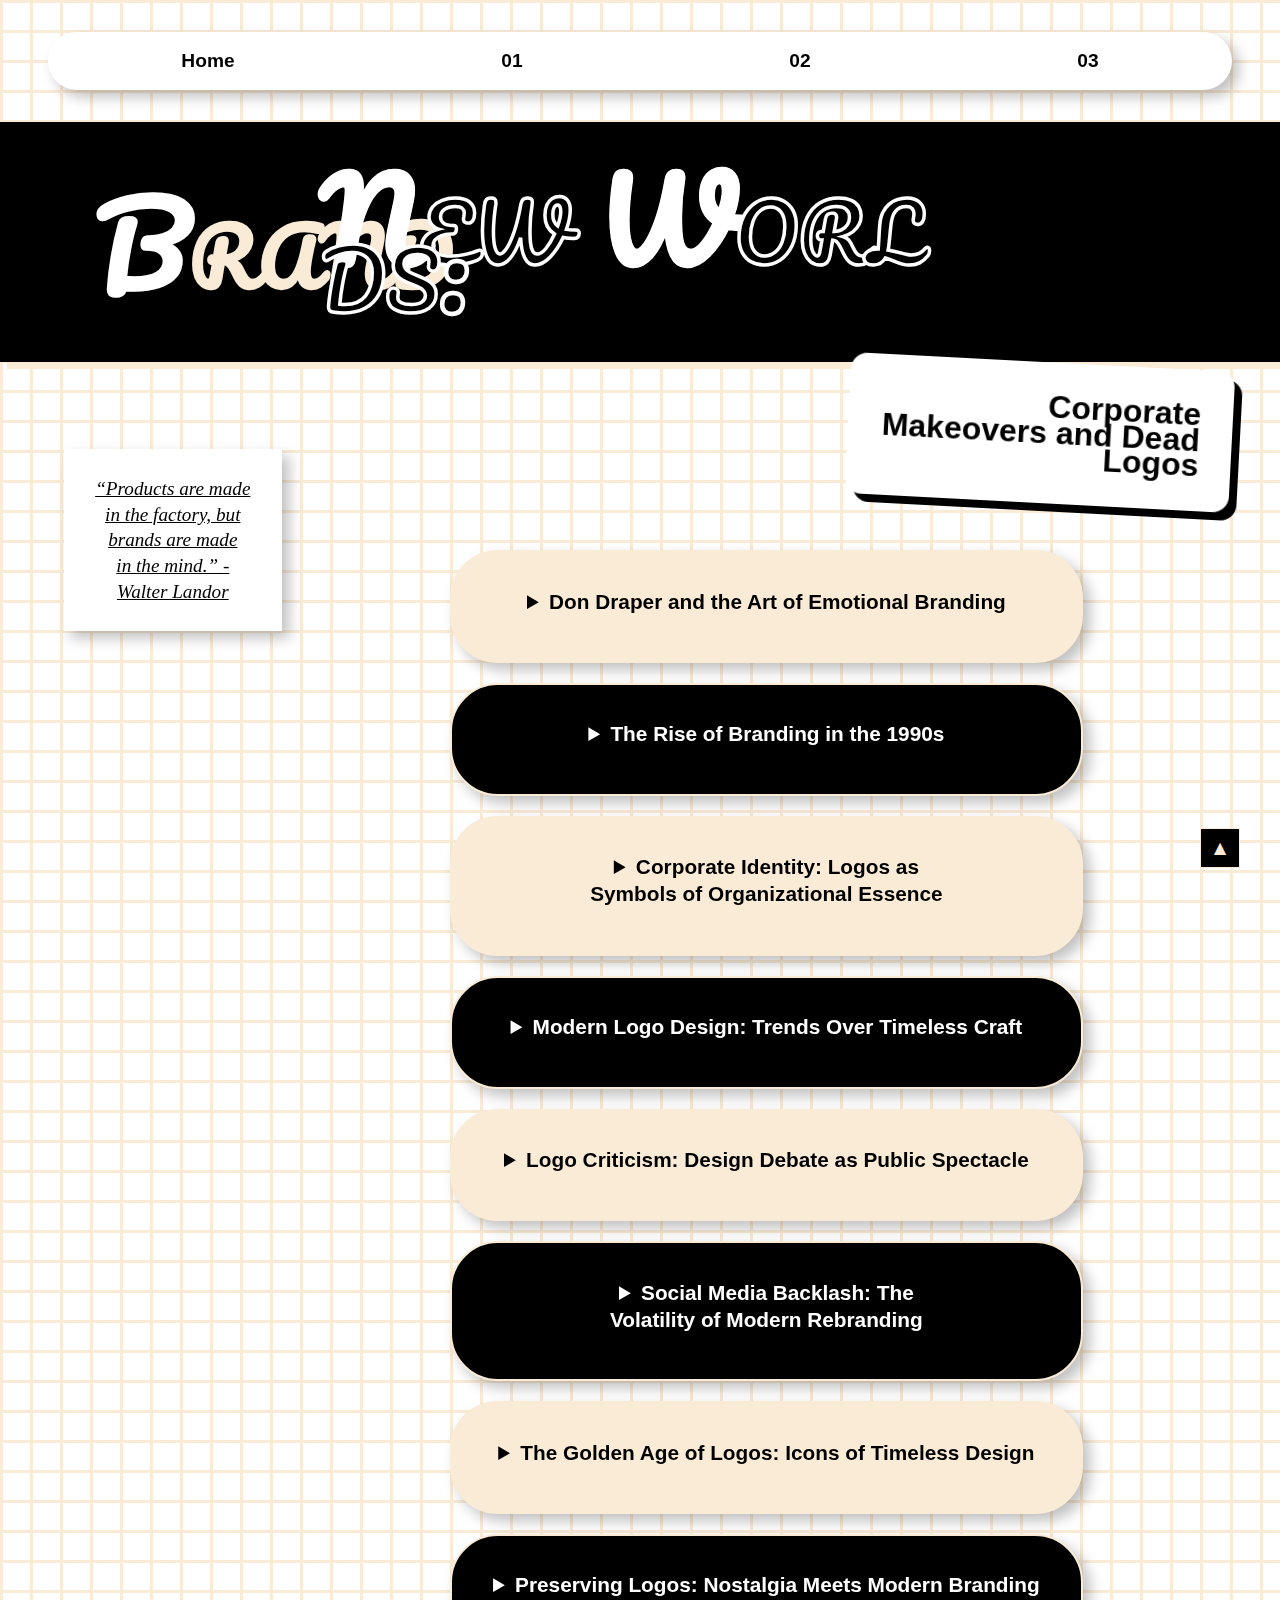
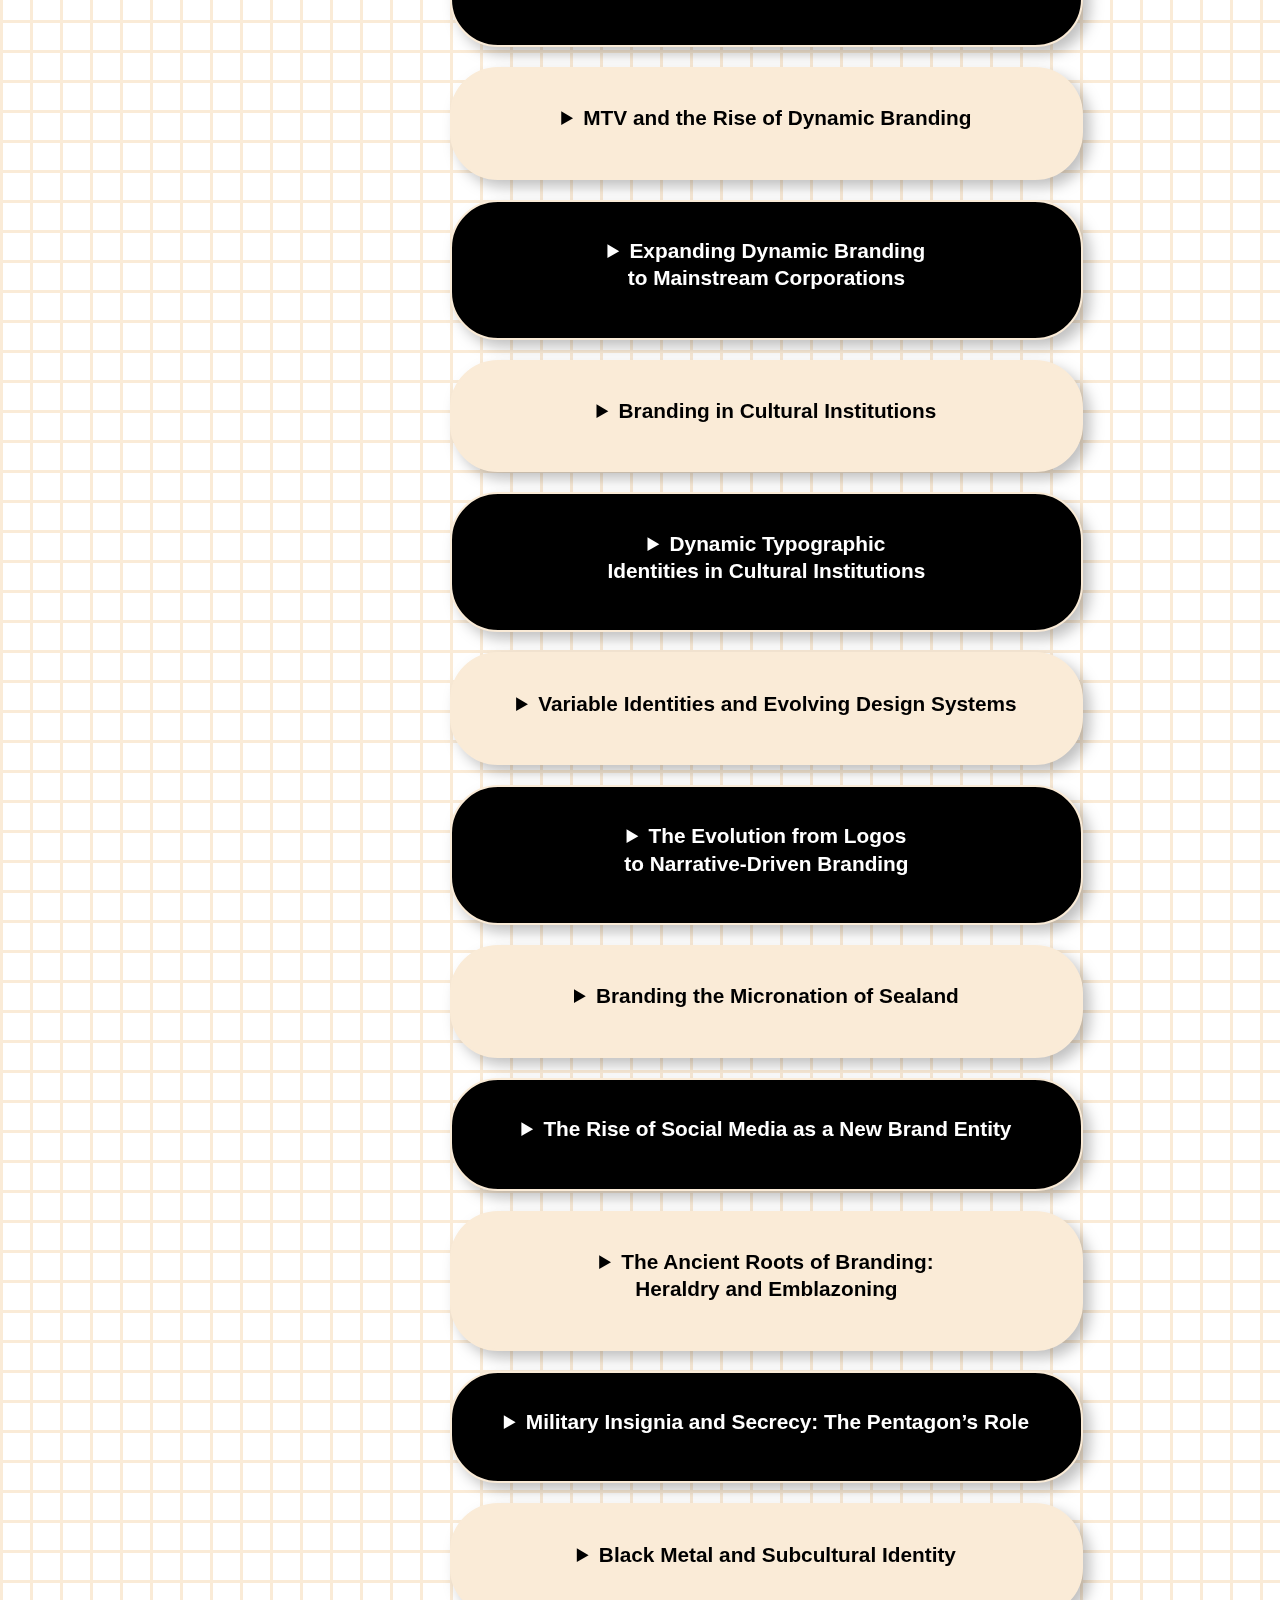
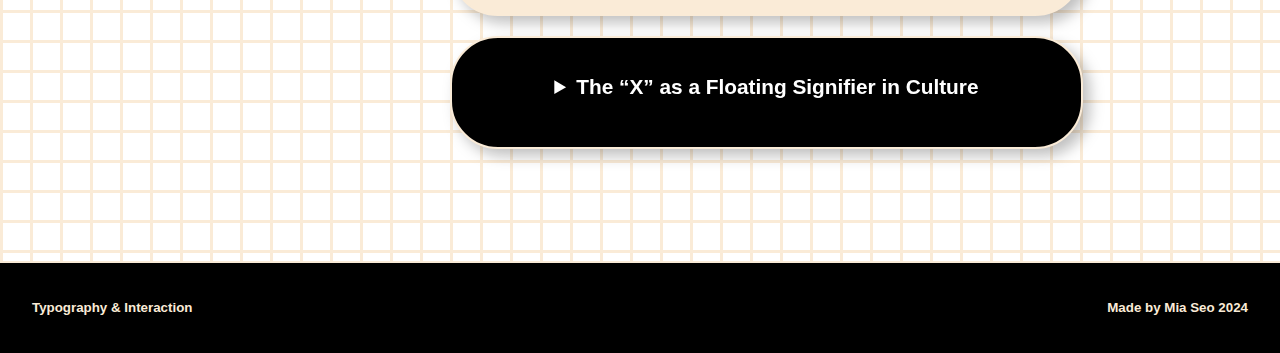
<file: second-article/index.html>
<html>
	<head>
		<title>Binding</title>
		<meta name="viewport" content="width=device-width, initial-scale=1">
		<link href="../asset/reset.css" rel="stylesheet">
		<link href="../asset/common.css" rel="stylesheet">
		<link href="style.css" rel="stylesheet">
		
	</head>
		<body>
			<nav class="navbar">
				<ul class="navlist">
					<li>
						<a href="../">Home</a>
					</li>
					<li>
						<a href="../article-name/">01</a>
					</li>
					<li>
						<a href="../second-article/">02</a>
					</li>
					<li>
						<a href="../last-one/">03</a>
					</li>
				</ul>
			</nav>

	<header>
		
			<h1><a href="https://walkerart.org/magazine/brand-new-worlds-corporate-makeovers-and-dead"><span class="brand">Brand</span> <span id="h1white" ><span class="letter">N</span><span class="letter">e</span><span class="letter">w</span> <span class="letter">W</span><span class="letter">o</span><span class="letter">r</span><span class="letter">l</span><span class="letter">d</span><span class="letter">s</span><span class="letter">:</span></span> </a></h1>
			<h2 class="h1sub">Corporate Makeovers and Dead Logos</h2>
		
			<div class="h2sub">

			<p>“Products are made in the factory, but brands are made in the mind.” - Walter Landor</p>
			
			</div>
		
	</header>

<div class="manytexts">


				<section>
					<details>
						<summary>Don Draper and the Art of Emotional Branding

						</summary>
				<p>Don Draper, the lead television character of the acclaimed series Mad Men, makes an impressive pitch to two Kodak executives who are searching for a firm to market their new slide projector. Fixated on the machine’s most distinguishing feature, they ask if he has found a way to sell the wheel-like mechanism–the oldest of technologies–as something new. “Nostalgia, it’s delicate, but potent,” Draper tells them, methodically clicking through slides documenting the happier moments of his otherwise troubled domestic life. “It’s a twinge in your heart, far more powerful than memory alone. This device isn’t a spaceship, it’s a time machine. It goes backwards, forwards. It takes us to a place where we ache to go again. It’s not called the wheel, it’s called a carousel. It lets us travel the way a child travels, around and around, and back home again, to a place where we know we are loved.” In typically masterful fashion, Draper schools the postwar business execs in the new ways of connecting consumers to the things they love. Product features and pricing are fine as rational appeals, newness has buzz, but the most direct and lasting route is emotional, an arrow straight to the heart. Welcome to the new world of branding: a place where you don’t sell projectors, you sell memories.
				</p>
			</details>
				</section>

				<section>
					<details>
						<summary>The Rise of Branding in the 1990s</summary>	
				<p>In the 1990s, branding subsumed what graphic designers used to call corporate identity. During this time, it was not uncommon to attend a design lecture where the term would be raised only to be accompanied by a Wild West image of a cowboy wrestling a steer to the ground and the requisite (nervous) laughter from the assembled crowd. Although the word has its roots in this etymology, the point was largely missed. True, brands were markers of ownership, used to tell one cow from the other, just as brands in the marketplace must assert their own difference in the cattle call of daily consumption. However, the real impact to design was the devaluation of the mark itself, from a prized talisman to a requisite deliverable. Reduced to playing a bit part, the logo has been eclipsed by a cavalcade of brand expertise and its concepts: brand equity, brand loyalty, brand extensions, brand dilution, brand promise, brand audit, rebranding, brand management, brand experiences, etc. All of this brand activity is fairly self-perpetuating, instigated by brand managers eager to prove their worth to higher-ups with a constant stream of refresh and renewal campaigns, not to mention the era of mergers and acquisitions and the turnstile CEO, who signals new leadership change the same way Buckingham Palace announces  the arrival of the queen–by running it up the flagpole.
				</p>
			</details>	
				</section>

				<section>
					<details>
					<summary>Corporate Identity: Logos as Symbols of Organizational Essence</summary>
				<p>The concept of corporate identity, and the logo at the heart of it, sought to embody and reflect the organization–a mirror turned onto the corporate self. Such an approach parallels the evolving logic and expanding status of “corporate personhood,” at least as it is understood in the United States. This personification of the corporation–giving it the same basic rights of assembly, movement, privacy, and speech as individual citizens–is in many ways the expansion of the personification of the brands those same companies sell. In contrast to corporate identity, branding is both a projection and reflection of the consumer. Distilled to an essence, even if it looked rather meaningless and abstract, the logo was an embodied marker. Corporate identity was the culmination of the rational, managerial, and bureaucratic functions of businesses that were becoming, in the postwar period, increasingly transnational in their reach. Aspiring to qualities such as efficiency, simplification, and consistency, the lynchpin of corporate identity was the logo or mark. Painstakingly crafted and monolithically imagined, the logo was the quintessential expression of graphic communication, the ultimate reduction of a complex entity to a simple and easily absorbed cipher.
				</p>
			</details>
				</section>

				<section>
				
					<details>
				<summary>Modern Logo Design: Trends Over Timeless Craft</summary>
				<p>Today, of the many thousands of new logos produced each year, most are design disasters. Why? The reasons are undoubtedly varied, but here are a few that are likely. First, companies today turn to branding consultants, whose principal work is not the creation of a graphic mark but in better-paid and time-consuming adventures such as research, analysis, strategy, and positioning. Because of one-stop shopping, consultancies often create the visuals, too, and employ a range of choices so predictable that one brand guru, who shall remain nameless, refers to these bags of tricks as the “3D Swirlee,” a reference to the rendering software effects used to puff up letterforms–replete with reflective surface highlights and shadows, the “look and feel” of Web 2.0. Second, many schools and programs don’t teach logo design in the same way or in the same depth anymore. Hours of drawing and focus on issues such as gestalt, flow, and scalability have been replaced by the need to create things like mood boards and to simulate the research process of consultancies. Third, the application context of marks today is ruled not by the limitations of one or two colors, which forced a kind of simplified rigor, but the glorious and often gaudy rainbow of ubiquitous full-color printing and the luminescent glow of RGB. Fourth, the shelf life of most corporate identities has diminished greatly during each of the past few decades. This constant churn reduces concern for any kind of longevity. Identity, like fashion, is updatable, replaceable, and consequently, disposable.
				</p>
			</details>
				</section>

			

				<section>
					<details>
				<summary> Logo Criticism: Design Debate as Public Spectacle</summary>
				<p>The criticism of logos, however, is not limited to the design critic anymore. The event-driven nature of the branding exercise means that statements of intent must be drafted by design firms and branding consultants and that the corporate press release must be crafted and circulated. Picking up on this activity is the website Brand New, operated by Armin Vit and Bryony Gomez-Palacio, which is a leading forum for presenting and critiquing the brand makeover. Offering an impressive array of before and after comparisons, Brand New surveys a large field of activity, from cultural and corporate identity programs, sports teams, and mascots to branded tourism. Here, logo designs and redesigns are treated as a spectator sport, with armchair quarterbacking and color commentary from bloggers and behind-the-scenes reporting on the process and history of the marks by the hosts.
				</p>
			</details>
				</section>

				<section>
					<details>
				<summary>Social Media Backlash: The Volatility of Modern Rebranding</summary>
				<p>
				All of this activity, while earnest, seems almost tranquil compared to the rough, open waters of social media. The ability to provide instant feedback, particularly through ubiquitous social networking channels, means that brand redesigns have more potential for greater volatility. Take, for instance, the nearly universal and instant hatred of the proposed London 2012 Olympic Games logo created by Wolff Olins, a leading brand consultancy. Its retro ’80s, new wave–style graphic sports the numerals 2012 in a chunky font on contrasting color palettes. Despite its numerical focus, the mark has been seen as anything from a Nazi SS emblem to a Rorschach test image of the cartoon character Lisa Simpson performing fellatio  to spelling the words Zion, which precipitated a threatened boycott of the Games by Iran.  Faring no better was the recent redesign, recall, and reinstatement by Gap, the legendary clothing retailer, of its twenty-year-old logo. The proposed redesign included the word Gap in the ubiquitous typeface Helvetica overlapping a small, blue gradient square. This uninspired, inoffensive yet somehow offending design generated enough negative commentary on Twitter to cause the company to take to its Facebook site to proclaim, “We know this logo created a lot of buzz and we’re thrilled to see passionate debates unfolding! So much so we’re asking you to share your designs. We love our version, but we’d like to see other ideas. Stay tuned for details in the next few days on this crowd sourcing [sic] project.” Apparently, the committee formed to create this design wasn’t large enough! Or as Alissa Walker put it in her own mock commentary on Gapgate: “This is what dumb dumbs in our marketing department call a pivot.”  While London stayed calm and carried on as if nothing had happened, the Gap thankfully capitulated to the angry mob and eventually fired the firm that created the mark and the executive in charge of the project (although that was most likely for lackluster sales results).
				</p>
				</details>
				</section>

				<section>
					<details>
					<summary>The Golden Age of Logos: Icons of Timeless Design</summary>
				<p>
				In the wake of the diminished logo and its replacement by a glut of bloated glyphs, we have a nearly nostalgic view of what could be called “the golden age of logos.” These are the classic marks of a bygone era: Jan Tschichold’s redesign of Penguin books (1948); William Golden’s CBS “eye” (1951); Paul Rand’s striped IBM (1956); Lester Beall’s International Paper “tree” (1960); Chermayeff & Geismar Associates’ Chase Manhattan Bank (1960); Saul Bass’ Bell telephone (1969); Nike’s “swoosh” (1971); Siegal and Gale’s 3M (1978); Saul Bass’ AT&T “globe” (1984); Steff Geissbuhler’s “eye/ear” for Time Warner (1990); and Landor Associates’ FedEx “arrow” (1994). Taking a page from the historic preservationist movement in architecture, we have the first signs of attempting to document the cultural history of these designs.
				</p>
				</details>
				</section>

				<section>
					<details>
					<summary> Preserving Logos: Nostalgia Meets Modern Branding</summary>
				<p>
				The Stone Twins, Declan and Garech, were among the first to document and publish their project, Logo R.I.P., (2003). This little black book dutifully notes the history and fate of major icons of the twentieth century, while its companion website serves as an electronic repository of condolences. This graveyard of commerce is a fascinating study in the types of changes that can befall a corporate behemoth or one of the titans of logo design. Witness the scandalous collapse of Enron–its logo dubbed the “crooked E” and designed by Paul Rand (1997)–or the sad fate of Rand’s UPS “package” logo (1961), replaced by what was derisively dubbed “the golden comb-over,” (FutureBrand, 2003). In reaction, designer Scott Stowell penned “The First Report of the (Unofficial) Graphic Design Landmarks Preservation Commission,”  advocating for the preservation of logos such as Bell, CBS, and UPS, which like great buildings have become an integral part of the landscape and our lives and thus deserve to be maintained, even if freed from their former service. As Rob Giampietro has noted, this proposal taps into our affection for those things that come to form our everyday experience. He writes: “We are the nodes on these companies’ networks, so invariably we feel a sense of ownership over their identities. In allowing them to move through us, we have, even temporarily, made their identities our own, witnessing television signals, phone calls, and packages as they spread from one person to the next, all over the globe.”  Paradoxically, could the desire we feel to preserve these icons be the result of the same love engendered through the mechanisms of branding, which in turn feeds the destruction of these logos in the first place? In a different yet similar vein, designer Ji Lee has been documenting the vestiges of New York’s Twin Towers, whose iconic forms on the skyline made them an indispensable component of so many of the city’s logos and graphics. In a reversal of fortune in this case, the architecture cannot be preserved, so what remains is its ghostly presence and absence, the memory of what was once there.
				</p>
				</details>
				</section>

				<section>
					<details>
					<summary> MTV and the Rise of Dynamic Branding</summary>
				<p>
				In the aftermath of its golden age, corporate identity became, well, corporate: rigid, cold, sterile, and imperious. How to make a proper corporate logo became increasingly formulaic, built on the back of whatever was successful before. Formal solutions could be easily categorized as a taxonomy of visual effects: vertical striping, globes, stars, arrows, ligatures, optical illusions, and so on. On August 1, 1981, at 12:01 am, our understanding of the potential of identity to express its ‘orate side debuted on a few thousand television sets in northern New Jersey. MTV was born. Its identity–a bold, blocklike “M” with the sprayed-painted letters “TV” on top–was created by a trio of graphic designers working as Manhattan Design. Their early sketches for the mark “seemed too normal-looking. Frank [Olinsky] suggested that the logo needed to be less corporate somehow, de-faced or graffitied.”  Eschewing the typically fixed corporate color palette, the most important effect of this mark was its ever-changing set of patterns, images, and colors that filled the blocky mass of its “M.” The age of dynamic identity was born.
				</p>
			</details>
				</section>

				<section>
					<details>
					<summary> Expanding Dynamic Branding to Mainstream Corporations</summary>
				<p>
				Today this feature has migrated to more traditional bastions of corporate culture, as witnessed by the recent redesign of AOL as “Aol.” (Wolff Olins, 2009), which offers seemingly endless possibilities of background image choices. Perhaps the most familiar dynamic identity today is that of Google, whose ever-changing logos, called Doodles, are viewed by many millions of users each day. The complexity of these offerings has varied, from the first modified Google logo (a stick figure behind one of the “o”s, an homage to the Burning Man symbol) designed in the late ’90s to more complicated interactive offerings, such as the guitar-shaped, playable, and recordable Doodle created to celebrate Les Paul’s ninety-sixth birthday (2011).
				</p>
			</details>
				</section>

				<section>
					<details>
					<summary>Branding in Cultural Institutions</summary>
				<p>
				Today, innovations in the world of identity programs are happening not so much in the corporate world but rather in the cultural arena. Sure, the stakes aren’t as high so the ground is more fertile for exploration, and much of the more adventuresome work is for the most visually attuned institutions, but we should remember that the prevailing atmosphere in such places is fundamentally conservative, as in the conservation of objects, reputations, and endowments, and tying to history as much as possible. As James Twitchell notes in his book Branded Nation, the museum became a site of intense focus around issues of branding just as the number of museums and like destinations and their audiences grew dramatically, particularly in the museum boom of the late 1990s and early 2000s. It was no longer enough to book the latest blockbuster shows, stock its gift shops with the newest offerings, or create destination restaurants as part of its experience: the museum’s projection of its own personality must now follow suit. Twitchell’s thesis is simple: where there’s a surplus of anything, we find branding.  The art world is not immune to the same laws of supply and demand and competition.
				</p>
			</details>
				</section>

				<section>
					<details>
					<summary> Dynamic Typographic Identities in Cultural Institutions</summary>
				<p>
				The Walker Art Center, where I work, was among the very first museums to enter into this terrain of mutable identities when design director Laurie Haycock Makela commissioned legendary typographer Matthew Carter to create an innovative font called, appropriately, Walker (1994–1995). This font allowed designers to add and subtract serifs and to add underlines and overlines to a bold, uppercase base titling face. Carter’s prescient solution was a piece of software, a tool to create design. It worked insofar as the Walker’s in-house design studio is staffed by typographically trained designers and produces all of its own materials. Walker Expanded is an identity developed for the institution following its building expansion in 2005. Like its predecessor, it is a piece of software. It operates and loads like a font but instead of individual characters it contains words and customizable patterns that can be merged together on the same line. The tool approach to identity creation can be seen in Stefan Sagmeister’s identity for Casa da Música (2007). His software, called Color Picker, isolates, identifies, and creates a color palette based on a selected image, which is used to fill the sides of the logo, its shape derived from a rotating view of the music house’s unusually shaped building. Jonathan Puckey, working with an identity created by Mevis & Van Deursen for the Stedelijk Museum Bureau Amsterdam (SMBA), designed the museum’s website, which includes a dynamic “dictionary” of terms parsed from staff entries to the site’s content management system.
				</p>
			</details>
				</section>	

				<section>
					<details>
					<summary>Variable Identities and Evolving Design Systems</summary>
				<p>
				Perhaps the most extreme example of such variable and flexible identities is one for Marres, a contemporary cultural center in Maastricht, the Netherlands. Created by Maureen Mooren, the identity is essentially an uppercase “M” but of seemingly any font, its full name rendered in multiple typefaces. It is an identity built from every other identity. Project Projects’ recent identity program for SALT, a contemporary cultural center in Istanbul, offers a custom-designed typeface, Kraliçe (Timo Gaessner, 2011), as its core identity. However, there is no fixed logo configuration; rather, the letterforms “S,” “A,” “L,” and “T” are specially treated like alternate characters in the font and make their appearance in the various messages issued by the institution. In a new twist, this distributed identity program, like the organization itself, becomes the site of a changing program of activity as Project Projects invites a new typographer to reimagine its quattro ensemble of letterforms every four months.
				</p>
			</details>
				</section>

				<section>
					<details>
					<summary>The Evolution from Logos to Narrative-Driven Branding</summary>
				<p>
				Branding arose to inject a little personality into the abstraction of corporate identity. After all, a logo is just a name, while a brand is an experience. Branding today is a narrative-driven enterprise. A logo was a mark of ownership, while a brand is a  story, which is the most compelling form of communication and the most personal. Corporate identity sought to make a name recognizable and memorable, while branding is about bonding consumers to companies with ties so strong that in the words of Saatchi & Saatchi, there is “loyalty beyond reason.” To say we live in a branded world is to state the obvious. The concept of branding moved relatively quickly and intensely from the confines of the corporate boardroom to the assembly halls of cities and national governments. London of the 1990s and the early days of Tony Blair’s New Labour government saw the emergence of “Cool Britannia,” an attempt to capture the allure of a happening urban scene to rebrand an entire country. Shortly into the new millennium, architect Rem Koolhaas was tasked with imagining a logo for the new European Union flag. His firm’s solution of thin vertical stripes representing the colors of each participating country’s flag was a novel concept that allowed for infinite expansion (or subtraction). The resulting multicolor design was the seemingly perfect expression of neoliberal inclusive democratic principles (“everyone is equal”) under the ubiquitous sign of late-capitalist consumption, the barcode.
				</p>
			</details>
				</section>

				<section>
					<details>
					<summary> Branding the Micronation of Sealand</summary>
				<p>
				One of the more interesting explorations of branding the nation-state was the research project undertaken by Metahaven at the Jan van Eyck Academie, a postgraduate school for art, design, and theory located in Maastricht, the site where the treaty creating the European Union was drafted. Metahaven did not take the EU as its subject but rather the obscure micronation, the Principality of Sealand. Not an island in the traditional sense, it is a World War II–era military fortress just off the coast of England in the North Sea. Occupied since 1967 by British Major Paddy Roy Bates and his family and associates, this elevated concrete platform has asserted its sovereignty ever since, although no sovereign states recognize its existence. Sealand’s principle activities have evolved from hosting a data haven (HavenCo, 2000–2008), a safe harbor from the regulation and restriction of information, to current attempts to establish online gambling operations. In this rare instance, a single structure represents an entire country: the map is the territory. Perhaps not surprisingly, the resulting designs replicate the Sealand platform: two verticals and a horizontal on top. With this simplified system and formal gestalt, a wide variety of marks are possible. I prefer an image of two Dixie cups and, appropriately, a paperback copy of Antonio Nigri and Michael Hardt’s Empire, the now-classic text on the new political order of globalization.
				</p>
			</details>
				</section>

				<section>
					<details>
					<summary>The Rise of Social Media as a New Brand Entity</summary>
				<p>
				For this exhibition, Metahaven tackles the emerging dominance of social media empire Facebook (and others like it). With more than 750 million users, Facebook would be the third largest country behind only China and India. Appropriately named Facestate, this project examines the two sides of this Janus-faced world of centrally owned, privately held information. Social media platforms such as Facebook allow individuals to plug into an existing system, and in contrast to its failed predecessor, Myspace, offers only a limited ability to customize one’s look and feel. As Metahaven notes, Facebook represents a new type of organizational entity, one formed in, by, and through networks and driven by standards, templates, and protocols, not brand promises (Mark “privacy is no longer a ‘social norm'” Zuckerberg).  More powerful than its logo, Facebook’s “like” function permeates the web, and its automated sign-in protocol on other sites makes nearly all such occurrences already a cobranded experience. Social networks are harbingers of the evolution of the value of capital in our society, from the direct product of labor in the days of Karl Marx to the effects of education and knowledge, dubbed cultural capital, and finally to an era of social capital, where affiliations, relations, communities, and networks of mutual recognition operate.
				</p>
			</details>
				</section>

				<section>
					<details>
					<summary> The Ancient Roots of Branding: Heraldry and Emblazoning</summary>
				<p>
				The impulse to identify oneself to others is particularly powerful, a nearly ancient impulse. Among the earliest forms of branding, heraldry began to flourish in Europe in the twelfth century. Concerned with granting, creating, recording, and displaying various coats of arms and badges, heraldry is a graphic language used to identify groups of people such as states, armies, or families. The system of heraldry is described in textual terms as a blazon, a set of instructions or descriptions for the creation of a particular mark. To emblazon is to create a mark, which requires some degree of interpretation. Dexter Sinister, which took its name from heraldic terminology for right and left, created a heraldic mark for a proposed experimental art school project as part of Manifesta 6, a biennial of contemporary art. Their blazon reads “(party) per bend sinister.” The shield is divided with a line (“(party)”) that begins in the upper corner (the viewer’s right but since the orientation in heraldry is from the user’s position, this would be the left, or “sinister”) and bisects the field diagonally (“bend”).  The resulting form is independent of any material and thus can be embodied in many different ways. For example, Dexter Sinister has rendered its blazon as a lapel pin or a neon sign.
				</p>
			</details>
				</section>

				<section>
					<details>
					<summary> Military Insignia and Secrecy: The Pentagon’s Role</summary>
				<p>
				Given heraldry’s roots in the identification of army units since at least the Middle Ages, we should not be surprised to learn that the Pentagon maintains an Institute of Heraldry. Its responsibilities include “the coordination and approval of coats of arms and other insignia for Army organizations.” An offshoot of the Heraldic Program Office created by President Woodrow Wilson in 1919, the institute’s purview was expanded in 1957 by Public Law 85-263 to furnish services to essentially all branches of the federal government, covering all manner of objects: flags, streamers, coats of arms, emblems, seals, and badges. Trevor Paglen, an artist, writer, and experimental geographer, has been collecting numerous examples of “black world” military badges. These emblems identify various entities engaged in secret military and covert intelligence operations. Pointing to the inherent paradox of these badges, Paglen asks: “If the symbols and patches contained in this book refer to classified military programs, the existence of which is often a state secret, why do these patches exist in the first place? Why jeopardize the secrecy of these projects by attaching images to them at all–no matter how obscure or indirect those images might be?”  By way of explanation, Paglen suggests that esprit de corps plays a key role: “Insignias became a way to show the rest of the world who one was affiliated with–something similar to a sports fan wearing the colors of their home team. To wear insignia is to tell the world that one is part of something much larger than oneself.”  Indeed, forms of identity are most powerful among those who share it. The code is best or only understood within the community it is intended to serve. The scale and scope of black world insignia is unknowable, although one could easily speculate that it has increased, just as the budgets for such operations have grown since the events of September 11, 2001.
				</p>
			</details>
				</section>

				<section>
					<details>
					<summary>Black Metal and Subcultural Identity</summary>
				<p>
				The realm of the subcultural–just like the black world of the government–exists separate from yet part of the larger culture–its codes, styles, and argot serve as markers of distinction from mainstream culture and its social norms. The world of black metal provides one such segment of subcultural identity that has remained largely resistant to the kind of commodification and absorption into the mainstream that befell other movements such as punk and hardcore. Christophe Szpajdel has created more than 7,000 logos for mostly black metal bands since the mid-1990s, although he has been drawing since childhood. The spiky letterforms and intricate visual complexity of these marks are often unreadable to outsiders but nevertheless provide a powerful attraction and resonance within their community. In these instances, illegibility becomes a hallmark trait, an inscrutable communicative act specifically designed to resist outsider interpretation. The black world of the military and the world of black metal music, besides sharing an affinity for the symbolic absence of light, converged at Gitmo when so-called Satanic strains of such music were played at deafening volumes as an instrument of torture used by interrogators on their pious Muslim captives.
				</p>
			</details>
				</section>

				<section>
					<details>
					<summary>The “X” as a Floating Signifier in Culture</summary>
				<p>

				The classic analysis of the concept of subcultures arose from the work of cultural theorist Dick Hebdige, who in his book Subculture: The Meaning of Style (1979) focused on the British punk scene of the 1970s. This youth culture movement,  the remnants of which can still be found today, provided fertile ground upon which to observe the recontextualization of ordinary objects such as safety pins or the subversion of mainstream signifiers such as a school uniform or the Union Jack. The fluidity and flexibility of meaning that such strategies laid bare provided plenty of evidence of what semiologists refer to as a floating signifier. Glen Cummings and Adam Michaels in their book X-X-X-X-X-X-X-X-X-X (2009) explore this iconic letterform of varied meanings across various cultural landscapes, particularly in punk and hardcore music scenes, but also in pornography, the military, and corporate trade names, among many others. As the authors note, the “X” signifies presence (“X marks the spot”), unknown absence (“brand X”), and potency (“XXX rated”). In the naming of new products and services, X reigns supreme: Xerox, Kleenex, Memorex, X-ray, X-Factor, X-Files, X-Box, X-Men, X Games, Timex, Playtex, FedEx, Exxon, Xanax. These fanciful constructions are the lingua franca of the branded world. Their names elide their artificiality, a linguistic vessel or placeholder waiting to be filled with new meanings, associations, promises, and experiences. Cummings and Michaels relate the appeal of the “X” to that of the “O,” finding the former more useful in naming circumstances. Undoubtedly, the formal symmetry of each letterform is appealing. While the “X” suggests the intersection or crossing of two things, the “O” connotes continuity and wholeness: no beginning and no end. Like the Kodak Carousel, and branding itself, its action is perpetual. Such is the power of the floating signifier. All that remains is a story to anchor its meaning.
				</p>
			</details>
				</section>
			</div>

				



<footer>
	<p> Typography & Interaction </p>
	<p>   Made by Mia Seo 2024</p>
	<a href="#" class="go-top"> &#9650; </a>
</footer>

</body>
		
		
</html>
</file>
<file: asset/common.css>
:root{
	--padding:1.5rem ;
	--font-size:2rem;
	--padding1: 1rem;
	--margin: 2rem;
	--shadow: drop-shadow(7px 7px 7px rgba(3, 2, 2, 0.25));
	--color:  antiquewhite;
	--shadow2: drop-shadow(5px 5px 5px rgba(250, 235, 215, 0.501));
	--fontfamily: Verdana, Geneva, Tahoma, sans-serif;
}


body{
	
	font-family:Verdana, Geneva, Tahoma, sans-serif;
	font-size : 1rem;
	line-height:1.6rem ;
	

}

header{
	padding-bottom:-7rem;
	/* margin: 0 1.8rem; */
}
h1{
	/* font-size:4rem; */
	/* line-height: 4.8rem; */
	font-family:helvetica;
	font-weight: bolder;
	padding-bottom: var(--padding);
	

}

h2{
	font-weight: bold;
	/* font-size:var(--font-size); */
	padding-bottom: 1rem;


}

section {
	margin-bottom: 2rem;
	padding-bottom: 2rem;
	margin: 0, 1.8rem;
	/* text-wrap:balance; */
}

footer{
/* display: flex; */
font-size:smaller;
padding-left:3rem;
padding-bottom:4rem;
margin:auto;
}
.navbar{
	position:flex;
	top:0;
	width: 100%;
	background-color: white;
	justify-content: center;
	filter: var(--shadow);
	border-radius: 40px;
	
	
	
}
.navlist{
	display:flex;
	list-style: none;
	padding:1rem;
	margin:-1rem;
	justify-content: space-around;
	align-items: center;
	margin-bottom:5rem;
	font-size:larger;
	
	
	
	
}
.navlist li a{
	text-decoration: none;
	font-weight: bold;
	padding: 1rem 1rem;
	border-radius: 30px;
	transition: background-color 0.3s ease, color 0.3s ease;
}

.navlist li a:hover{
	background-color: black;
	color:antiquewhite;
}
</file>
<file: landing.css>
@import url('https://fonts.googleapis.com/css2?family=Bowlby+One&family=Doto:wght@100..900&family=Pacifico&family=Playfair+Display:ital@0;1&display=swap');


body{
	margin:3rem;
	background-color: white;
	background-image: linear-gradient(lightgray 3px, transparent 3px),
					  linear-gradient(90deg, lightgray 3px, transparent 3px);
	background-size:50px 50px;
	height:100vw;
}

h1{
	font-size: 3rem;
	background-color: black;
	color:antiquewhite;
	/* -webkit-text-stroke: 0.7px antiquewhite; */
	padding:3rem;
	font-family: "Pacifico";
	border-radius: 30px;
	line-height: 4.2rem;
	text-align: center;
	filter:drop-shadow(10px 10px antiquewhite);

}


.box1,.box3{
	font-family:  "Pacifico";
	font-size:3rem;
	line-height: 4rem;
	background-color: antiquewhite;
	box-sizing: border-box;
	text-align: center;
	position: relative;
	justify-content: center;
	align-items: center;
	margin-top:4rem;
	height:80vw;
	width: 100%;
	transform: rotate(10deg);
	display: flex;
	filter:drop-shadow(8px 10px 10px rgba(3, 2, 2, 0.25));
	transition:transform 0.2s ease, background-color 0.3s ease;
}
.back, .back,.back{
	display: none;
}
.box2{
	font-family:  "Pacifico";
	font-size:3rem;
	line-height: 4rem;
	background-color: antiquewhite;
	box-sizing: border-box;
	text-align: center;
	position: relative;
	justify-content: center;
	align-items: center;
	margin-top:4rem;
	height:80vw;
	width: 100%;
	transform: rotate(-10deg);
	display: flex;
	filter:drop-shadow(8px 10px 10px rgba(3, 2, 2, 0.25));
	transition:transform 0.2s ease, background-color 0.3s ease;
}
.box1:hover , .box3:hover{
	transform: rotate(-10deg);
	background-color: black;
	color:antiquewhite;
	
}

.box2:hover{transform: rotate(20deg);
	background-color: black;
	color:antiquewhite;}

	footer{
		font-weight: bold;
		border-top: solid 2px;
		margin-top : 10rem;
		padding-top: 1rem;
		text-align: center;
		background-color: black;
		color:antiquewhite;
		padding: 2rem;
		margin-left:-3rem;
		margin-right:-3rem;

		
	}

	.intro{
		background-color: white;
		margin-top:7rem;
		padding-top:1rem;
		width:120%;
		margin-left:-1.8rem;
		padding: 1rem 1rem;
		filter:var(--shadow);
		text-wrap:balance;
		border-radius: 10px;
		line-height:1.8rem;
		

	}
	#highlight{
		background-color: black;
		color:white;
	
	}
	
	#colophon{
		font-size:1.2rem;
		font-weight:bold;
		cursor: pointer;
		margin-bottom: 1rem;
		text-align: center;
	}


@media (min-width: 1280px){
body{
	height:fit-content;
}

h1{
	text-align: center;
	font-size:6rem;
	padding:5rem;
	color: transparent;
	-webkit-text-stroke: 2px antiquewhite;
	text-shadow: 0 0 4px antiquewhite, 0 0 10px antiquewhite; 
	animation: flicker 1.5s infinite alternate;
}

@keyframes flicker {

	10%, 20%, 45% {        
		text-shadow: none;
	}  
}

ul{
	display:flex;
	justify-content: center;
	gap:2rem;
	width:100%;
	margin-top:4rem;
	list-style: none;
	padding:0;
}

.box{
	position:relative;
	width:30%;
	height:50vh;
	perspective: 1000px;
	cursor:pointer;
}

.box .front, .box .back{
	position:absolute;
	top:0;
	left:0;
	width:100%;
	height:100%;
	backface-visibility: hidden;
	display: flex;
	justify-content: center;
	align-items: center;
	font-size: 2rem;
	transition: transform 1s ease-in-out;
	font-size:larger;
}

.box .back{
	font-size: 1rem;
	font-family:Verdana, Geneva, Tahoma, sans-serif;
	line-height: 2rem;
	text-align: center;
}

.box .front{
	background-color: antiquewhite;
}

.box .back{
	background-color: black;
	color:antiquewhite;
	transform: rotateY(180deg);
}

.box:hover .front{
	transform: rotateY(180deg);
}
.box:hover .back{
	transform:rotateY(0deg);
}

.intro{
	margin-top:10rem;
	text-align: center;
	background-color: white;
	color:black;
	padding:2rem;
	width:70%;
	margin-left:14rem;
	filter: var(--shadow);
	line-height:1.8rem;
	
}
#highlight{
	background-color: black;
	color:white;

}

#colophon{
	font-size:1.2rem;
	font-weight:bold;
	cursor: pointer;
	margin-bottom: 1rem;
}

footer{
	font-weight: bold;
	border-top: solid 2px;
	margin-top : 10rem;
	padding-top: 1rem;
	display:flex;
	justify-content: space-between;
	padding-bottom:2.5rem;
	margin-bottom:-4rem;
	
}


}
</file>
<file: article-name/style.css>
@import url('https://fonts.googleapis.com/css2?family=Bowlby+One&family=Doto:wght@100..900&family=Pacifico&family=Playfair+Display:ital@0;1&display=swap');

body{

	margin:3rem;
	background-color: white;
	background-image: linear-gradient(lightgray 1px, transparent 1px),
					  linear-gradient(90deg, lightgray 1px, transparent 1px);
	background-size:20px 20px;
	margin-bottom:10rem;

}

p{
	display:flex;
	text-wrap:balance;
	-webkit-hyphens: auto; 
	hyphens: auto;
}


h1{
	font-size:3rem;
	font-family: "Pacifico";
	line-height:3rem;
	font-variant: small-caps;
	background-color: antiquewhite;
	transform: rotate(12deg);
	margin-right:-2rem;
	padding: 1rem 1rem;
	/* filter: drop-shadow(8px 10px 10px rgba(3, 2, 2, 0.25)); */
	filter:  drop-shadow(7px 7px black);

	
	
}

.h1-text{
font-style:oblique;
background-color: white;
filter:drop-shadow(8px 10px 10px rgba(3, 2, 2, 0.25));
padding:1rem;
width:21rem;
justify-content:center;
margin-left:-2rem;

}


h2{
	font-size:3rem;
	font-family: "Pacifico";
	text-align: center;
	margin-top:2rem;
	
}

.floating, .floating2{
	display: none;
}


section{
	margin-top:3rem;
	top:0px;
	display:flex;
	gap:2rem;
	flex-direction: column;
	border-width: 3rem;
	background-color: antiquewhite;
	padding:1rem;
	border-radius: 50;
	position: sticky;
	top: 20px;
	filter:drop-shadow(8px 10px 10px rgba(3, 2, 2, 0.25));

}
section:nth-child(6){
	transform: rotate(10deg);
	
}

section:nth-child(8){
	transform: rotate(-12deg);
}

section:nth-child(10){
	transform: rotate(12deg);
}


.h1-italic{
	margin-top:3rem;
	background-color: black;
	color:antiquewhite;
	margin-left:1rem;
	padding:1rem;
	filter:drop-shadow(8px 10px 10px rgba(3, 2, 2, 0.25));
}

.text1, .text2,.text3,.text4,.text5{
	background-color: black;
	color:antiquewhite;
	padding:1rem;
	
}

.h1-text2{
	margin-left:1rem;
	text-decoration: underline;
	background-color: white;
	padding: var(--padding1);
	filter: var(--shadow);
	transform: rotate(12deg);
	
}
/* 
footer{
	margin-top:8rem;
	margin-bottom:-8rem;
	padding-top:3rem;
	border-top: solid 2px;
	display: flex;
	justify-content: space-between;
	width:100%;	
} */




.go-top{
	position:fixed;
	bottom:2rem;
	right: 0.7rem;
	font-size:0.8rem;
	background-color: transparent;
	color:black;
	border: 2px solid black;
	padding:1rem;
	width:1rem;
	height:1rem;
	justify-content: center;
	display:flex;
	align-items: center;

	font-weight: bold;

}

.go-top:hover{
	background-color: black;
	color:antiquewhite;
}

footer{
	font-weight: bold;
	border-top: solid 2px;
	margin-top : 20rem;
	margin-bottom:10rem;
	padding-top: 20rem;
	text-align: center;
	background-color: black;
	color:antiquewhite;
	padding: 2rem;
	margin-left:-3rem;
	margin-right:-3rem;	
	justify-content: center;
	display: flex;
	
}



@media (min-width: 1280px){

	body{
		margin:3rem;
	background-color: black;
	background-image: linear-gradient(rgba(211, 211, 211, 0.713) 1px, transparent 1px),
					  linear-gradient(90deg, rgba(211, 211, 211, 0.713) 1px, transparent 1px);
					  ,opacity: 30%;
	background-size:40px 40px;
	margin-bottom:10rem;
	

	}

h1{

	transform:none;
	font-size: 6rem;
	margin:-3rem;
	padding: 3rem;
	background-color: black;
	color:antiquewhite;
	margin-bottom: 3rem;
	filter: none;
	text-align: center;
}
.title-1{
	-webkit-text-stroke: 1px white;
	color:black;
}



.h1-italic{
	background-color:black;
	color:antiquewhite;
	margin-top:3rem;
	padding-top: 1rem;
	padding-left: 2rem;
    margin-left:20rem;
	width: 50vw;
	filter:var(--shadow2);
	border-radius: 2rem;
	align-items: center;
	justify-content: center;
	
	
}

.h1-text{
	width:90vw;
	justify-content: center;
	box-sizing: content-box;
	margin-left: 21rem;
	padding-left:3rem;
	width:45vw;	
	
}

/* .h1-text:hover{
	background-color: black;
	color:antiquewhite;
	transform: rotate(-3deg);
} */
.h1-text2{
/* padding-left:25rem; */
transform: none;
background-color: black;
color:white;
width:fit-content;
margin-left: 23rem;
filter:var(--shadow2);
margin-top:4rem;

	
}

h2{
	text-align: center;
	padding-top: 1rem;
	padding-bottom: 3rem;
	/* animation: blink 1s linear infinite; */
	font-size:3.5rem;
	overflow: hidden;
	white-space: nowrap;
	border-right: 2px solid black;
	width:0;
	animation: typing 4s steps(40,end) infinite, blink-caret 0.75s step-end infinite;
}

@keyframes typing{
	from {
		width:0;
	}
	
	to {
		width:100%;
	}
}

@keyframes blink-caret{
	from{
		border-color: transparent;
	}
	to{
		border-color: black;
	}
	
}



.floating{
	display: flex;
	position:fixed;
	left:150;
	top:0;
	animation : blinking 8s infinite ease-in-out;
	background-color: black;
	color:antiquewhite;
	width:fit-content;
	filter:var(--shadow2);
}
@keyframes blinking{
	0%{
		transform: translateY(50vh);
	}
	50%{
		transform: translateY(60vh);
	}
	100%{
		transform: translateY(30vh);
	}
}
.floating2{
	display:flex;
	position: fixed;
	right:200;
	top:0;
	animation : blinking2 15s infinite ease-in-out;
	background-color: black;
	color:antiquewhite;
	width:fit-content;
	filter:var(--shadow2);
	
}
@keyframes blinking2{
	0%{
		transform: translateY(50vh);
	}
	50%{
		transform: translateY(60vh);
	}
	100%{
		transform: translateY(20vh);
	}
}


section{

	width: 50vw;
	display: flex;
	/* grid-template-columns: repeat(2,1fr); */
	gap:10px;
	/* width:100%; */
	align-items: center;
	justify-content: center;
	position:initial;
	border-radius: 3rem;
	filter:drop-shadow(8px 10px 10px rgba(3, 2, 2, 0.25));
	margin-inline-start:20rem;
	position:sticky;
	z-index: 2;
	padding-bottom: 2rem;
}

.text1,.text2,.text3,.text4,.text5{
	display: flex;
	width:30vw;
	/* margin-top:-10rem; */
	/* position: sticky; */
	/* z-index: 0; */
	/* top:0; */
	margin-inline-start:30rem;
	filter:var(--shadow2);
	
}

/* .text1:hover::before,
.text2:hover::before,
.text3:hover::before,
.text4:hover::before,
.text5:hover::before{
	background-color:antiquewhite;
	color:black;
	content: " \25B2 Example";
	margin-right: 2rem;
	font-weight: bolder;
	display: flex;
	font-size: 1rem;
	


}
.text1:hover::after,
.text2:hover::after,
.text3:hover::after,
.text4:hover::after,
.text5:hover::after{
	background-color: black;
	color:antiquewhite;
	
	
} */




section p{
	text-align: center;
}

section:nth-child(6){
	transform: none;
	
}

section:nth-child(8){
	transform: none;
}

section:nth-child(10){
	transform: none;
}


/* section:nth-child(5){
	transform: none;
	position: sticky;
	top: 0px;
	z-index: 2;
	

}
section:nth-child(7){
	transform: none;
	position:sticky;
	top:0;
	z-index: 1;
	

}


section:nth-child(9){
	transform: none;
	position:sticky;
	top:0;
	z-index: 0;
	

}
section:nth-child(5){
	transform: none;
	position:sticky;
	top:0;
	

}

section:nth-child(6){
	transform: none;
	padding-bottom:3rem;
	position:sticky;
	top:0;
	z-index: 6;
	

} */




/* footer{
	text-align: center;
	background-color: black;
	color:antiquewhite;
	background-color: black;
	margin-top:15rem;
	margin-bottom:7rem;
	padding-top:2rem;
	padding-bottom:-4rem;
	margin-left:-3rem;
	margin-right:6rem;

} */
footer{
		font-weight: bold;
		border-top: solid 2px;
		margin-top : 25rem;
		margin-bottom: 6rem;
		padding-top: 3rem;
		padding-bottom: 8rem;
		text-align: center;
		background-color: black;
		color:antiquewhite;
		padding: 3rem;
		margin-left:-3rem;
		margin-right:-3rem;
		justify-content: space-between;
		
	}

.go-top{
	position:fixed;
	bottom:2rem;
	right: 2.5rem;
	font-size:1.3rem;
	background-color: black;
	color:antiquewhite;
	border: 1px solid antiquewhite;
	padding:1rem;
	width:2.5rem;
	height:2.5rem;
	display:flex;
	align-items: center;
	justify-content: center;
	

}
.go-top:hover{
	background-color: antiquewhite;
	color:black;
}

}
</file>
<file: last-one/style.css>
@import url('https://fonts.googleapis.com/css2?family=Bowlby+One&family=Doto:wght@100..900&family=Pacifico&family=Playfair+Display:ital@0;1&display=swap');




body{

	margin:3rem;
	background-color: white;
	background-image: linear-gradient(antiquewhite 1.5px, transparent 1.5px),
					  linear-gradient(90deg, antiquewhite 1.5px, transparent 1.5px);
	background-size:35px 35px;
	height:100vw;
}

p{
	display:flex;
	text-wrap:balance;
	-webkit-hyphens: auto; 
	hyphens: auto;
}
.deskspan{
	display:none;
}


h1{
	
	font-size:3rem;
	font-family: "Pacifico";
	line-height:3rem;
	font-variant: small-caps;
	background-color: antiquewhite;
	transform: rotate(12deg);
	margin-right:-2rem;
	padding: 1rem;
	filter:drop-shadow(7px 7px black);
		
	
}
.subh1{
	background-color: white;
	font-family:var(--fontfamaily);
	font-size:1rem;
	line-height: 1.7rem;
	padding:1rem;
	border-radius: 1rem;
	filter:drop-shadow(7px 7px 7px rgba(3, 2, 2, 0.25));
	
}

.scrolldown{
	display:none;
}



.line{
	border-top: solid 0.7px white;
}

section p{
	padding-top:0.8rem;
	font-size: smaller;
}
}

.sd{
	font-size:11px;
	margin-top:-1em;
}


h2{
	font-size:1rem;
	/* font-family: "Pacifico"; */
	text-align: center;
	margin-top:2rem;
	

}


section{
	margin-top:6rem;
	padding-top:3rem;
	display:flex;
	gap:0.7rem;
	flex-direction: column;
	border-width: 3rem;
	background-color: black;
	color:white;
	padding:1.5rem;
	margin-left:-2rem;
	margin-right:-2rem;
	border-radius: 50;
	overflow-x: hidden;
	overflow-y: auto;
	height:50vh;
	margin-bottom:4rem;

}



.h1box{
	margin:-2rem;
	font-size:0.7rem ;
	filter:var(--shadow);
	line-height:1.2rem;
	position:relative;
	margin-top:3rem;
	margin-bottom:4rem;
	
}
.h1-italic{
	margin-top:3rem;
	background-color: antiquewhite;
	padding:1em;
	z-index: 2;
	
	
	
}
.h1-italic2{
	background-color: black;
	padding:1rem;
	color:antiquewhite;
	
	
}
.h1name{
	padding:1rem;
	font-weight:bold;
	
}

.h1-text{
font-style:oblique;
background-color: white;

padding:1rem;
margin-left: 3rem;

width:16rem;
margin-top: -1rem;
text-decoration: underline;
margin-bottom:7rem;

opacity: 0;
transform: scale(0.8); 
transition: opacity 0.3s ease, transform 0.3s ease;
position: absolute;
top:18vh; 
left: 0;
z-index: 10;
}
.h1box:hover .h1-text {
    opacity: 1;
    transform: scale(1);
    transform:rotate(-5deg);
}



/* .h1-text2{
	margin-left:1rem;
	text-decoration: underline;
	padding:var(--padding1);
	filter: var(--shadow);
	
} */

.go-top{
	position:fixed;
	bottom:2rem;
	right: 0.7rem;
	font-size:0.8rem;
	background-color: antiquewhite;
	color:black;
	border: 2px solid black;
	padding:1rem;
	width:1rem;
	height:1rem;
	justify-content: center;
	display:flex;
	align-items: center;

	font-weight: bold;

}

.go-top:hover{
	background-color: black;
	color:antiquewhite;
}

footer{
	font-weight: bold;
	border-top: solid 2px;
	margin-top : 10rem;
	margin-bottom:10rem;
	padding-top: 20rem;
	text-align: center;
	background-color: black;
	color:antiquewhite;
	padding: 2rem;
	margin-left:-3rem;
	margin-right:-3rem;	
	justify-content: center;
	display: flex;
	
}

@media (min-width: 1280px){

	body{
	margin:3rem;
	background-color: black;
	background-image: linear-gradient(lightgray 0.6px, transparent 0.6px),
					  linear-gradient(90deg, lightgray 0.6px, transparent 0.6px);
	background-size:20px 20px;
	height:100vw;
	}


h1{

	transform:none;
	font-size: 5.7rem;
	margin:-3rem;
	padding: 6rem;
	background-color: black;
	color:antiquewhite;
	position:relative;
	overflow: hidden;
	white-space: nowrap;
	
}
.deskspan, .mobilespan{
	display:inline-block;
}

h1 span{
	display: inline-block;
	animation: movetext 10s linear infinite;
}
@keyframes movetext{
	0% {transform: translateX(0);
}
	100% {transform: translateX(-100%);
}	
}

h1 span::first-letter{
	color: white;
}



.subh1{
	font-size: 30px;
	text-align: right;
	margin-top:2rem;
	margin-left:30rem;
	padding:2rem;
	color:black;
	background-color:antiquewhite;
	width:fit-content;
	transform:rotate(-3deg);
	border-radius: 2rem;
	filter: drop-shadow(10px 10px white);
	margin-bottom:2rem;
	border:4px solid;
	
	
	
}

.h1-italic{
	padding-top:2rem;
	background-color:black;
	color:white;
	padding:2rem;
	text-wrap:balance;
	filter: var(--shadow2);
	width:60%;
	border-radius: 2rem;
	margin-left:7rem;
	/* padding-right:3rem; */
	
	
}
.h1box{
	display:flex;
	/* grid-template-columns: repeat(1 1fr); */
	gap:6rem;
	margin:3rem;
	font-size: 1rem;
	line-height:1.7rem;
	margin-bottom:7rem;
	
}

.h1box:hover .h1-text {
    opacity: 1;
    transform: scale(1);
    transform:rotate(-5deg);
}
.h1name{
	background-color: antiquewhite;
	color:black;
	padding:0.7rem;
	margin-right:2rem;
	margin-top:0.5rem;
	font-weight: bold;
	border-radius: 1rem;
	justify-content: center;
	align-items: center;
	display:grid;
	text-decoration: underline;


}

.h1-text{
width:50%;
font-style:oblique;
background-color: white;
filter:  drop-shadow(10px 10px  antiquewhite);
padding:1rem;
margin-bottom:1rem;
width:20%;
height:50%;
margin-top:5rem;
transform: rotate(5deg);
margin-left:60rem;
font-size:0.8rem;

}

/* .h1-text2{
padding-left:25rem;
margin-bottom:-7rem;
	
} */

.sd{
	display:none;
}

h2{
	background-color: black;
	color:white;
	padding:2rem;
	border-radius: 3rem;
	text-align: center;
	font-size:2.1rem;
	/* padding-top: 1rem; */
	line-height: 2.7rem;
	/* text-decoration: underline; */
	font-family: Verdana, Geneva, Tahoma, sans-serif;
	font-weight: 700;
	
	
}

header{
	margin-bottom:6rem;
}
.scrolldown{
	display:block;
	background-color:white;
	color: black;
	width:fit-content;
	padding:1rem;
	margin:6rem;
	position:fixed;
	top:60vh;
	margin-left:10rem;
	z-index: -1;
	border-radius: 1.5rem;
	/* transform: rotate(4deg); */
	font-weight: bold;
	font-size:0.8rem;
	font-family:Verdana, Geneva, Tahoma, sans-serif;
	animation: flicker 1s infinite;
	

}
@keyframes flicker{
	
	0%{
		color:black;
	}
	50%{
		color:transparent;
	}
	100%{
		color:black;
	}
}


section{
	width: 55%;
	display:flex;
	gap:10px;
	margin-left: 22rem;
	border-radius: 3rem;
	border: 4px solid black;
	filter:drop-shadow(10px 10px white);
	overflow-x: hidden;
	overflow-y: auto;
	height: 50vh;
	padding:2.2rem;
	text-wrap:balance;
	padding-top:1rem;
	margin-top:7rem;
	line-height: 1.8rem;
	hyphens: auto;
	-webkit-hyphens: auto;
	margin-bottom:3rem;
	transform: none;
	background-color: antiquewhite;
	color:black;


}

section p{
	font-size: 1rem;
}

footer{
	font-weight: bold;
	border-top: solid 2px;
	margin-top : 25rem;
	margin-bottom: 6rem;
	padding-top: 3rem;
	padding-bottom: 8rem;
	text-align: center;
	background-color: black;
	color:antiquewhite;
	padding: 3rem;
	margin-left:-3rem;
	margin-right:-3rem;
	justify-content: space-between;
	
}

.go-top{
	position:fixed;
	bottom:2rem;
	right: 2.5rem;
	font-size:1.3rem;
	background-color: black;
	color:antiquewhite;
	border: 1px solid antiquewhite;
	padding:1rem;
	width:2.5rem;
	height:2.5rem;
	display:flex;
	align-items: center;
	justify-content: center;
	

}
.go-top:hover{
	background-color: antiquewhite;
	color:black;
}

}
</file>
<file: second-article/style.css>
@import url('https://fonts.googleapis.com/css2?family=Bowlby+One&family=Doto:wght@100..900&family=Pacifico&family=Playfair+Display:ital@0;1&display=swap');

body{

	margin:3rem;
	background-color: black;
	background-image: linear-gradient(rgba(211, 211, 211, 0.713) 1px, transparent 1px),
					  linear-gradient(90deg, rgba(211, 211, 211, 0.713) 1px, transparent 1px);
					  ,opacity: 30%;
	background-size:30px 30px;
	margin-bottom:10rem;
	height:100vw;
}

p{
	display:flex;
	text-wrap:balance;
	-webkit-hyphens: auto; 
	hyphens: auto;
}


h1{
	font-size:3rem;
	font-family: "Pacifico";
	line-height:3rem;
	font-variant: small-caps;
	background-color:black;
	transform: rotate(-10deg);
	margin-right:-2rem;
	padding: 1rem 1rem;
	margin-bottom:2rem;
	margin-top:-2rem;
	filter:drop-shadow(7px 7px antiquewhite);
	
	
}

.h1sub{
	
		background-color: antiquewhite;
		font-size:1rem;
		line-height: 1.6rem;
		padding:1rem;
		margin-left:0.5rem;
		text-align: center;
		filter:var(--shadow2);
		border-radius:1rem;
		
}

.h1-text{
	font-style:oblique;
background-color: antiquewhite;
filter:drop-shadow(8px 10px 10px rgba(3, 2, 2, 0.25));
padding:1rem;
width:16rem;

}


h2{
	/* font-size:3rem;
	font-family: "Pacifico";
	text-align: center;
	margin-top:2rem; */
	
}

.h2sub{
	font-size:1rem;
	background-color: white;
	padding:0.7rem;
	margin-top:1rem;
	width:60%;
	text-align: center;
	font-style:italic;
	font-family:serif;
	margin-left:2rem;
	position: fixed;
	top:57vh;
	z-index: -1;
	opacity: 70%;
	transform:rotate(3deg);
	mix-blend-mode:difference;
	
}



.manytexts{
	display:grid;
	gap:20px;
	opacity: 85%;
	
}
section{
	background-color: black;
	color:antiquewhite;
	filter:var(--shadow2);
	padding:1rem;
	margin-top: 2rem;
	margin-left:-2rem; 
	margin-right:-2rem;
	margin-bottom: 0.5rem;
	border: 2px solid antiquewhite;
	border-radius: 1rem;

}

#h1white{
	color: white;
	/* -webkit-text-stroke: 2px  black; */
}
 .brand{
	color:antiquewhite;
 }
 
summary{
	
	list-style: revert;
	font-family:Verdana, Geneva, Tahoma, sans-serif;
	font-size:1.2rem;
	text-align: center;
	font-weight:600;
	margin-bottom:0.7rem;
	padding:1rem;
}



.h1-italic{
	margin-top:3rem;
}

.h1-text2{
	margin-left:1rem;
	text-decoration: underline;
	
}

footer{
	font-weight: bold;
	border-top: solid 2px;
	margin-top : 10rem;
	padding-top: 1rem;
	text-align: center;
	background-color: black;
	color:antiquewhite;
	padding: 2rem;
	margin-left:-3rem;
	margin-right:-3rem;	
	justify-content: center;
	display: flex;
}

.go-top{
	position:fixed;
	bottom:2rem;
	right: 0.7rem;
	font-size:0.8rem;
	background-color: black;
	color:antiquewhite;
	border: 2px solid antiquewhite;
	padding:1rem;
	width:1rem;
	height:1rem;
	justify-content: center;
	display:flex;
	align-items: center;

	font-weight: bold;

}

.go-top:hover{
	background-color: antiquewhite;
	color:black;
}

@media (min-width: 1280px){

body{
	margin:3rem;
	background-color: white;
	background-image: linear-gradient(antiquewhite 3px, transparent 3px),
					  linear-gradient(90deg, antiquewhite 3px, transparent 3px);
	background-size:50px 50px dot;
	margin-bottom:10rem;
}

h1{

	transform:none;
	/* text-align: center; */
	font-size: 7rem;
	margin:-3rem;
	padding: 6rem;
	background-color: black;
	color:antiquewhite;
}
.brand{
	display:inline-block;
	margin-right: 8rem;
}
#h1white{
	-webkit-text-stroke: 1px white;
	color:black;
	position:absolute;
	top:50%;
	left:50%;
	transform: translate(-50%,-50%);
	display: inline-block;
	
}

.brand::first-letter{
	color:white;
}

.letter{
	display: inline-block;
	animation: bounce 2s infinite;
}

.letter:nth-child(1){
	animation-delay: 0s;
	color:white;
}
.letter:nth-child(2){
	animation-delay: 0.2s;
}
.letter:nth-child(3){
	animation-delay: 0.4s;
}
.letter:nth-child(4){
	animation-delay: 0.6s;
	color:white;
}
.letter:nth-child(5){
	animation-delay: 0.8s;
}
.letter:nth-child(6){
	animation-delay: 1s;
}
.letter:nth-child(7){
	animation-delay: 1.2s;
}
.letter:nth-child(8){
	animation-delay: 1.4s;
}
.letter:nth-child(9){
	animation-delay: 1.6s;
}
.letter:nth-child(10){
	animation-delay: 1.8s;
}


@keyframes bounce{
	0%,40%,100%{
		transform:translateY(0);
	}
	20%{
		transform: translateY(-30px);
	}
}

.h1sub{
	font-size: 32px;
	text-align: right;
	margin-top:3rem;
	padding:2rem;
	width:fit-content;
	margin-left:50rem;
	color:black;
	background-color:white;
	filter:var(--shadow);
	transform:rotate(3deg);
	filter:  drop-shadow(8px 8px  black);
}
.h2sub{
	padding:1.7rem;
	font-size: larger;
	background-color: white;
	margin-top: 5rem;
	filter:var(--shadow);
	width:fit-content;
	margin-left:1rem;
	width:17%;
	text-align: center;
	margin-bottom:-10rem;
	position: fixed;
	top:41vh;
	/* border-radius: 7rem; */
	font-style: italic;
	text-decoration: underline;
	opacity: 100%;
	mix-blend-mode:normal;
	transform:none;
}

/* .h1-text{
	width:90vw;
	justify-content: center;
	box-sizing: content-box;
	
}
.h1-text2{
padding-left:25rem;
	
} */

 h2{
	font-size:1rem;
	/* text-align: center;
	padding-top: 1rem; */
	
} 

.manytexts{
	display:grid;
	/* grid-template-columns:repeat(2,1fr); */
	/* gap:20px; */
	 width: 50vw;
	 padding-right:7rem;
	margin-left: 25rem; 
	opacity:100%;
}

section{
	width: 120%;
	background-color: antiquewhite;
	color:black;
	border-radius: 3rem;
	filter:var(--shadow);
	padding:1.7rem;
	opacity: 100%;
	margin-top:3rem;
	margin-left:0.1rem;	
	margin-bottom:-3rem;
	line-height: 1.7rem;
	text-wrap:balance;
	/* position:sticky;
	top:0; */
	
	
}

section:nth-child(1):hover
,section:nth-child(3):hover
,section:nth-child(5):hover
,section:nth-child(7):hover
,section:nth-child(9):hover
,section:nth-child(11):hover
,section:nth-child(13):hover
,section:nth-child(15):hover
,section:nth-child(17):hover
,section:nth-child(19):hover{
	background-color: black;
	color:antiquewhite;

}

section:nth-child(2):hover
,section:nth-child(4):hover
,section:nth-child(6):hover
,section:nth-child(8):hover
,section:nth-child(10):hover
,section:nth-child(12):hover
,section:nth-child(14):hover
,section:nth-child(16):hover
,section:nth-child(18):hover
,section:nth-child(20):hover{
	background-color: antiquewhite;
	color:black;

}

section:nth-child(2)
,section:nth-child(4)
,section:nth-child(6)
,section:nth-child(8)
,section:nth-child(10)
,section:nth-child(12)
,section:nth-child(14)
,section:nth-child(16)
,section:nth-child(18)
,section:nth-child(20)
{ background-color: black;
	color:white;
	/* margin-left:44rem; */
	
}







footer{
	font-weight: bold;
		border-top: solid 2px;
		margin-top : 10rem;
		padding-top: 1rem;
		text-align: center;
		background-color: black;
		color:antiquewhite;
		padding: 2rem;
		margin-left:-3rem;
		margin-right:-3rem;
		justify-content: space-between;
	}

.go-top{
	position:fixed;
	bottom:2rem;
	right: 2.5rem;
	font-size:1.3rem;
	background-color: black;
	color:antiquewhite;
	border: 1px solid antiquewhite;
	padding:1rem;
	width:2.5rem;
	height:2.5rem;
	display:flex;
	align-items: center;
	justify-content: center;
	

}
.go-top:hover{
	background-color: antiquewhite;
	color:black;
}

summary{
	list-style: revert;
	font-family:Verdana, Geneva, Tahoma, sans-serif;
	font-size:1.3rem;
	text-align: center;
	font-weight:bold;
	margin-bottom:0.7rem;
	padding:0.5rem;
}



}
</file>
